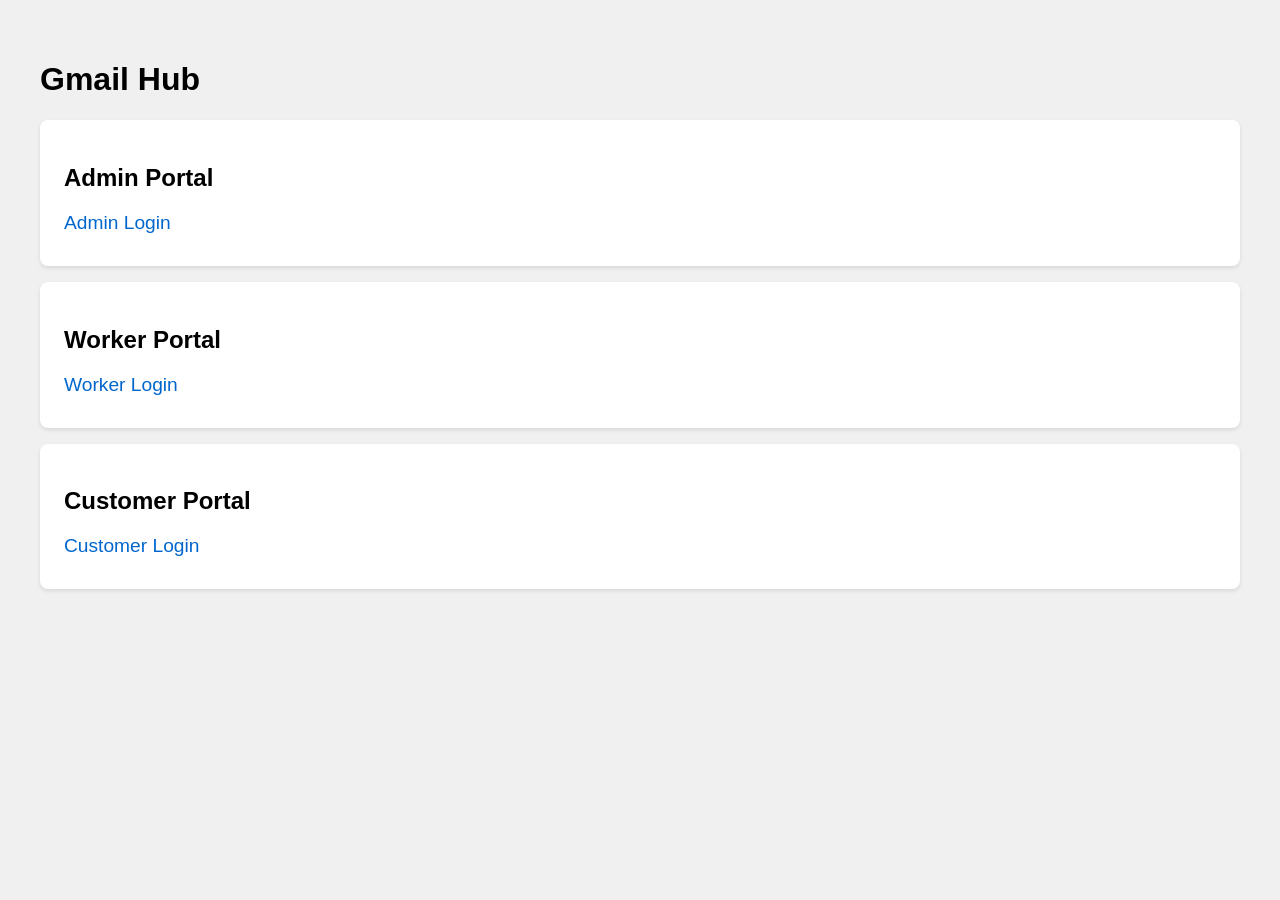
<file: index.html>
<!DOCTYPE html>
<html lang="en">
<head>
  <meta charset="UTF-8">
  <title>Gmail Hub</title>
  <style>
    body{font-family:Arial,sans-serif;background:#f0f0f0;padding:2rem;}
    .card{background:#fff;padding:1.5rem;margin:1rem 0;border-radius:8px;box-shadow:0 2px 4px rgba(0,0,0,.1);}
    a{display:block;font-size:1.2rem;margin:.5rem 0;color:#0066cc;text-decoration:none;}
    a:hover{text-decoration:underline;}
  </style>
</head>
<body>
  <h1>Gmail Hub</h1>
  <div class="card"><h2>Admin Portal</h2><a href="admin-login.html" target="_blank">Admin Login</a></div>
  <div class="card"><h2>Worker Portal</h2><a href="worker-login.html" target="_blank">Worker Login</a></div>
  <div class="card"><h2>Customer Portal</h2><a href="customer-login.html" target="_blank">Customer Login</a></div>
</body>
</html>
</file>
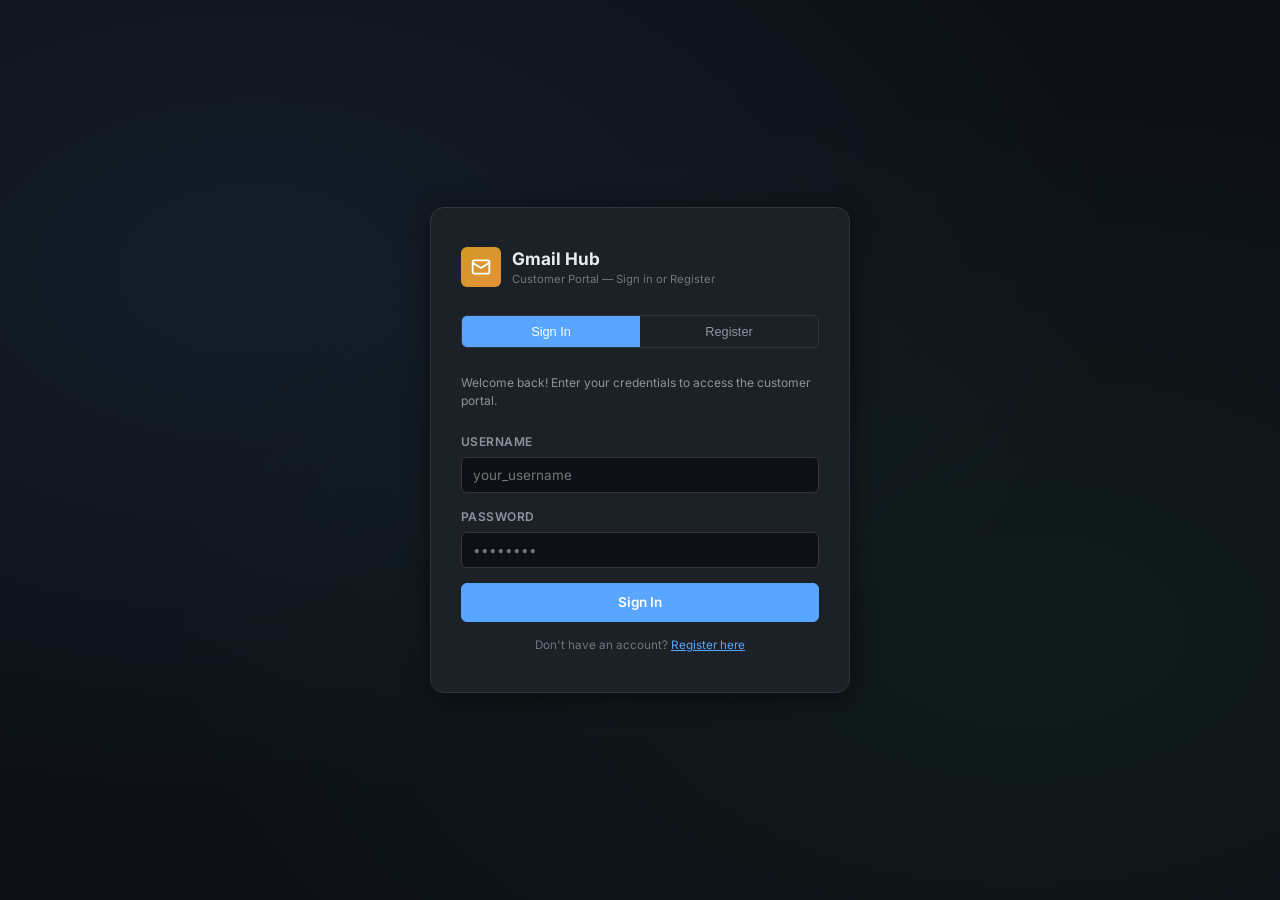
<file: public/index.html>
<!DOCTYPE html>
<html lang="en" data-theme="dark">
<head>
<meta charset="UTF-8">
<meta name="viewport" content="width=device-width, initial-scale=1.0">
<title>Gmail Hub - Redirecting...</title>
<script>
  const tok = localStorage.getItem('session_token');
  const role = localStorage.getItem('session_role');
  if (tok && role) {
    if (role === 'admin') window.location.href = './admin-portal.html';
    else if (role === 'worker') window.location.href = './worker-portal.html';
    else window.location.href = './customer-portal.html';
  } else {
    window.location.href = './customer-login.html';
  }
</script>
</head>
<body style="background:#0d1117;color:#fff;font-family:sans-serif;display:flex;align-items:center;justify-content:center;height:100vh;">
  <p>Redirecting to portal...</p>
</body>
</html>
</file>
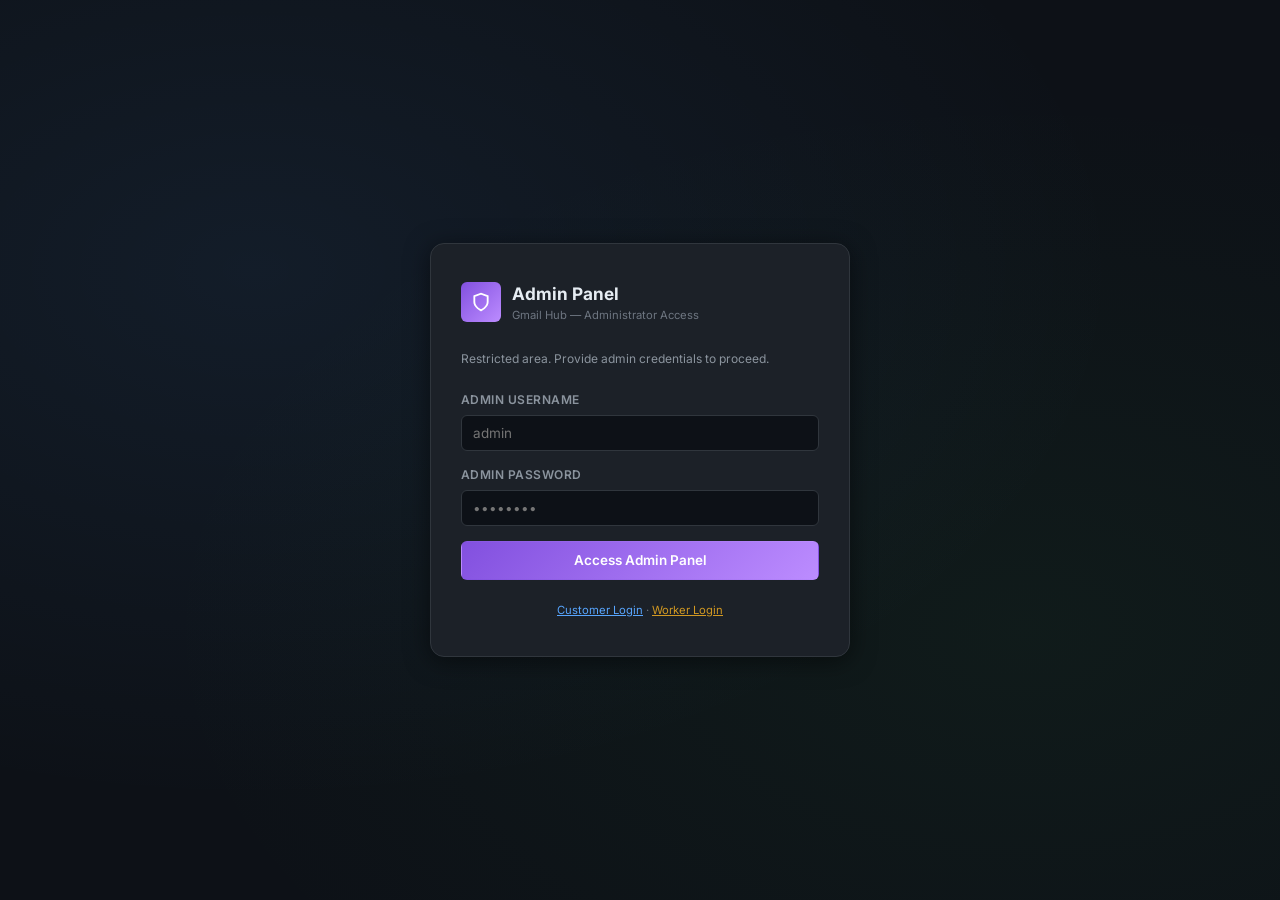
<file: public/admin-login.html>
<!DOCTYPE html>
<html lang="en" data-theme="dark">
<head>
<meta charset="UTF-8">
<meta name="viewport" content="width=device-width, initial-scale=1.0">
<title>Admin Login — Gmail Hub</title>
<link rel="preconnect" href="https://fonts.googleapis.com">
<link rel="preconnect" href="https://fonts.gstatic.com" crossorigin>
<link href="https://fonts.googleapis.com/css2?family=Inter:wght@400;500;600;700;800&family=JetBrains+Mono:wght@400;500;700&display=swap" rel="stylesheet">
<link rel="stylesheet" href="shared.css">
</head>
<body class="auth-page">
<div class="auth-card">
  <div class="auth-logo">
    <div class="auth-logo-icon" style="background:linear-gradient(135deg,#8250df,#bc8cff);">
      <svg width="20" height="20" viewBox="0 0 24 24" fill="none" stroke="currentColor" stroke-width="2.2">
        <path d="M12 22s8-4 8-10V5l-8-3-8 3v7c0 6 8 10 8 10z"/>
      </svg>
    </div>
    <div>
      <h1>Admin Panel</h1>
      <p>Gmail Hub — Administrator Access</p>
    </div>
  </div>
  <p class="auth-subtitle" style="margin-bottom:1.5rem;">Restricted area. Provide admin credentials to proceed.</p>
  <div class="form-group">
    <label class="form-label">Admin Username</label>
    <input class="form-input" type="text" id="login-user" placeholder="admin" autocomplete="username">
  </div>
  <div class="form-group">
    <label class="form-label">Admin Password</label>
    <input class="form-input" type="password" id="login-pass" placeholder="••••••••" autocomplete="current-password" onkeydown="if(event.key==='Enter') doLogin()">
  </div>
  <div class="form-error" id="login-err"></div>
  <button class="btn btn-primary" id="btn-login" onclick="doLogin()" style="background:linear-gradient(135deg,#8250df,#bc8cff);border-color:transparent;">Access Admin Panel</button>
  <p style="text-align:center;font-size:0.75rem;color:var(--text-muted);margin-top:1.5rem;">
    <a href="./customer-login.html" style="color:var(--accent-blue);">Customer Login</a> · 
    <a href="./worker-login.html" style="color:var(--accent-amber);">Worker Login</a>
  </p>
</div>
<script>
const SCRIPT_URL = 'https://script.google.com/macros/s/AKfycbzdPOjwlwcZLerYM1KStgofzqswB2l4Mqza37ayUU6OiPnRVfbuzNA-E5CKt2DUZaj7WQ/exec';
const tok = localStorage.getItem('session_token');
const role = localStorage.getItem('session_role');
if (tok && role === 'admin') { window.location.href = './admin-portal.html'; }
async function doLogin() {
  const btn = document.getElementById('btn-login');
  const errEl = document.getElementById('login-err');
  const user = document.getElementById('login-user').value.trim();
  const pass = document.getElementById('login-pass').value;
  errEl.style.display = 'none';
  if (!user || !pass) { showErr(errEl, 'Please enter username and password.'); return; }
  btn.disabled = true; btn.innerText = 'Authenticating…';
  try {
    const payload = JSON.stringify({ action: 'adminLogin', username: user, password: pass });
    const res = await fetch(SCRIPT_URL, {
      method: 'POST',
      mode: 'cors',
      headers: { 'Content-Type': 'text/plain;charset=utf-8' },
      body: payload
    });
    const data = await res.json();
    if (data.success) {
      localStorage.setItem('session_token', data.token);
      localStorage.setItem('session_role', 'admin');
      localStorage.setItem('session_username', data.username);
      window.location.href = './admin-portal.html';
    } else {
      showErr(errEl, data.error || 'Invalid credentials.');
    }
  } catch (e) {
    showErr(errEl, 'Server error. Is the server running?');
  } finally {
    btn.disabled = false; btn.innerText = 'Access Admin Panel';
  }
}
function showErr(el, msg) { el.innerText = msg; el.style.display = 'block'; }
</script>
</body>
</html>
</file>
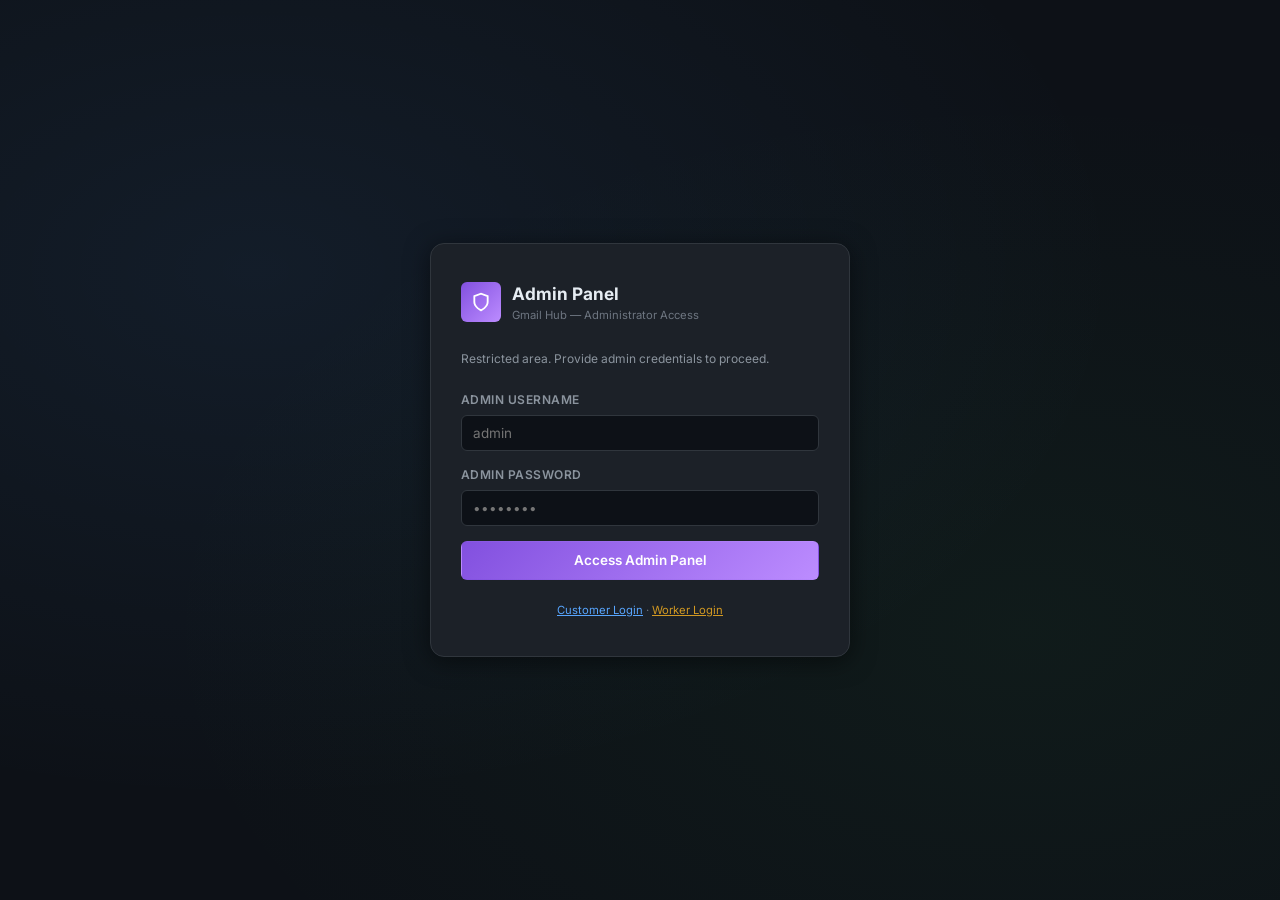
<file: public/admin-portal.html>
<!DOCTYPE html>
<html lang="en" data-theme="dark">
<head>
<meta charset="UTF-8">
<meta name="viewport" content="width=device-width, initial-scale=1.0">
<title>Admin Portal — Gmail Hub</title>
<link rel="preconnect" href="https://fonts.googleapis.com">
<link rel="preconnect" href="https://fonts.gstatic.com" crossorigin>
<link href="https://fonts.googleapis.com/css2?family=Inter:wght@400;500;600;700;800&family=JetBrains+Mono:wght@400;500;700&display=swap" rel="stylesheet">
<link rel="stylesheet" href="shared.css">
</head>
<body>

<!-- Header -->
<header class="portal-header">
  <div class="portal-header-inner">
    <div class="header-brand">
      <div class="header-brand-icon" style="background:linear-gradient(135deg,#8250df,#bc8cff);">
        <svg width="18" height="18" viewBox="0 0 24 24" fill="none" stroke="currentColor" stroke-width="2.2">
          <path d="M12 22s8-4 8-10V5l-8-3-8 3v7c0 6 8 10 8 10z"/>
        </svg>
      </div>
      <div>
        <h1>Gmail Hub</h1>
        <p>Master Administration Panel</p>
      </div>
    </div>
    <div class="header-right">
      <div class="live-chip"><div class="pulse-dot"></div><span id="live-clock">--:--:--</span></div>
      <span class="role-chip admin">Administrator</span>
      <span class="user-chip" id="user-chip" style="cursor:pointer;" onclick="openProfileModal()" title="Edit Admin Profile">👤 Admin</span>
      <button class="btn btn-sm" onclick="openSyncModal()">⟳ Sync Sheet</button>
      <button class="btn btn-sm" onclick="downloadCSV()">⬇ CSV</button>
      <button class="btn btn-sm" onclick="openAddModal()" style="border-color:var(--accent-purple);color:var(--accent-purple);">+ Add</button>
      <button class="btn btn-sm" onclick="doLogout()">Logout</button>
    </div>
  </div>
</header>

<main class="portal-main">
  <!-- Info banner -->
  <div style="background:rgba(188,140,255,.08);border:1px solid rgba(188,140,255,.2);border-radius:10px;padding:0.75rem 1rem;margin-bottom:1rem;font-size:0.83rem;color:var(--text-secondary);display:flex;align-items:center;gap:0.5rem;">
    <svg width="16" height="16" viewBox="0 0 24 24" fill="none" stroke="var(--accent-purple)" stroke-width="2"><circle cx="12" cy="12" r="10"/><path d="M12 16v-4"/><path d="M12 8h.01"/></svg>
    <span><strong style="color:var(--accent-purple);">Admin Mode</strong> — Full system access. You can manage visibility toggles, delete records, and update your admin profile.</span>
  </div>

  <!-- Stats Grid -->
  <div class="stats-grid">
    <div class="stat-card">
      <div class="stat-label">Total Accounts</div>
      <div class="stat-value" id="stat-total">0</div>
    </div>
    <div class="stat-card">
      <div class="stat-label" style="color:var(--accent-green)">Available</div>
      <div class="stat-value" id="stat-avail">0</div>
    </div>
    <div class="stat-card">
      <div class="stat-label" style="color:var(--accent-blue)">Verify</div>
      <div class="stat-value" id="stat-ver">0</div>
    </div>
    <div class="stat-card">
      <div class="stat-label" style="color:var(--accent-amber)">Pending</div>
      <div class="stat-value" id="stat-pend">0</div>
    </div>
    <div class="stat-card">
      <div class="stat-label" style="color:var(--accent-purple)">Sold</div>
      <div class="stat-value" id="stat-sold">0</div>
    </div>
  </div>

  <!-- Controls -->
  <div class="control-bar">
    <div class="search-wrap">
      <svg width="14" height="14" viewBox="0 0 24 24" fill="none" stroke="currentColor" stroke-width="2"><circle cx="11" cy="11" r="8"/><path d="m21 21-4.3-4.3"/></svg>
      <input type="text" id="search-input" placeholder="Search by Gmail, ID, notes…" oninput="handleSearch()">
    </div>
    <div class="filter-pills">
      <button class="pill active" data-filter="ALL"       onclick="setFilter('ALL')">All</button>
      <button class="pill"        data-filter="Available" onclick="setFilter('Available')">Available</button>
      <button class="pill"        data-filter="Verify"    onclick="setFilter('Verify')">Verify</button>
      <button class="pill"        data-filter="Pending"   onclick="setFilter('Pending')">Pending</button>
      <button class="pill"        data-filter="Sold"      onclick="setFilter('Sold')">Sold</button>
    </div>
  </div>

  <!-- Table -->
  <div class="table-wrap">
    <table class="data-table">
      <thead>
        <tr>
          <th style="width:40px">#</th>
          <th>Gmail Address</th>
          <th>Password</th>
          <th style="min-width:180px">Live 2FA Code</th>
          <th>Recovery / Status</th>
          <th>Customer Visibility</th>
          <th style="width:110px">Actions</th>
        </tr>
      </thead>
      <tbody id="tbl-body">
        <tr><td colspan="7" style="text-align:center;padding:3rem;color:var(--text-muted);">Loading accounts…</td></tr>
      </tbody>
    </table>
  </div>
</main>

<!-- Profile Modal -->
<div class="modal-overlay" id="modal-profile">
  <div class="modal">
    <div class="modal-head">
      <h3 class="modal-title">Admin Profile Settings</h3>
      <button class="modal-close" onclick="closeModal('modal-profile')">×</button>
    </div>
    <div class="modal-body">
      <p style="font-size:0.8rem;color:var(--text-secondary);margin-bottom:1rem;">Update your admin credentials. These changes will be saved to the local server immediately. To sync back to Google Sheets automatically, a webhook deployment is required.</p>
      <div class="form-group">
        <label class="form-label">Admin Username</label>
        <input class="form-input" type="text" id="prof-user">
      </div>
      <div class="form-group">
        <label class="form-label">Admin Password</label>
        <input class="form-input" type="password" id="prof-pass" placeholder="Enter new password">
      </div>
    </div>
    <div class="modal-foot">
      <button class="btn" onclick="closeModal('modal-profile')">Cancel</button>
      <button class="btn btn-primary" onclick="saveProfile()" style="width:auto;padding:0.6rem 1.5rem;background:var(--accent-purple);border-color:var(--accent-purple);">Save Credentials</button>
    </div>
  </div>
</div>

<!-- Edit / Add Modal -->
<div class="modal-overlay" id="modal-edit">
  <div class="modal">
    <div class="modal-head">
      <h3 class="modal-title" id="modal-title">Edit Account</h3>
      <button class="modal-close" onclick="closeModal('modal-edit')">×</button>
    </div>
    <div class="modal-body">
      <input type="hidden" id="edit-id">
      <div class="form-group">
        <label class="form-label">Serial #</label>
        <input class="form-input" type="number" id="edit-serial">
      </div>
      <div class="form-group">
        <label class="form-label">Gmail Address</label>
        <input class="form-input" type="email" id="edit-gmail">
      </div>
      <div class="form-group">
        <label class="form-label">Password</label>
        <input class="form-input" type="text" id="edit-password">
      </div>
      <div class="form-group">
        <label class="form-label">2FA Secret Key</label>
        <input class="form-input" type="text" id="edit-2fa">
      </div>
      <div class="form-group">
        <label class="form-label">Recovery Email</label>
        <input class="form-input" type="email" id="edit-recovery">
      </div>
      <div class="form-group">
        <label class="form-label">Status</label>
        <select class="form-select" id="edit-status">
          <option value="Available">Available</option>
          <option value="Verify">Verify</option>
          <option value="Sold">Sold</option>
          <option value="Pending">Pending</option>
        </select>
      </div>
      <div class="form-group">
        <label class="form-label">Notes</label>
        <input class="form-input" type="text" id="edit-notes">
      </div>
      
      <div style="border-top:1px solid var(--border);margin-top:1.5rem;padding-top:1rem;">
        <label class="form-label">Visibility Controls</label>
        <label style="display:flex;align-items:center;gap:0.5rem;margin-bottom:0.5rem;font-size:0.85rem;">
          <input type="checkbox" id="edit-hide-pass"> Hide Password from Customer
        </label>
        <label style="display:flex;align-items:center;gap:0.5rem;margin-bottom:0.5rem;font-size:0.85rem;">
          <input type="checkbox" id="edit-hide-2fa"> Hide 2FA from Customer
        </label>
        <label style="display:flex;align-items:center;gap:0.5rem;font-size:0.85rem;color:var(--accent-rose);">
          <input type="checkbox" id="edit-hide-all"> Hide entire row from Customer
        </label>
      </div>
    </div>
    <div class="modal-foot">
      <button class="btn btn-danger" id="btn-del" onclick="deleteEditing()" style="margin-right:auto;">Delete</button>
      <button class="btn" onclick="closeModal('modal-edit')">Cancel</button>
      <button class="btn btn-primary" onclick="saveEdit()" style="width:auto;padding:0.6rem 1.5rem;background:var(--accent-purple);border-color:var(--accent-purple);">Save Changes</button>
    </div>
  </div>
</div>

<!-- Sync Modal -->
<div class="modal-overlay" id="modal-sync">
  <div class="modal">
    <div class="modal-head">
      <h3 class="modal-title">Sync Google Sheet</h3>
      <button class="modal-close" onclick="closeModal('modal-sync')">×</button>
    </div>
    <div class="modal-body">
      <div class="form-group">
        <label class="form-label">Sheet URL</label>
        <input class="form-input" type="text" id="sync-url" value="https://docs.google.com/spreadsheets/d/13uKQBxLRbF5lc65GeXimDdVTjao-FsqDALVbhLXAHEA/edit?gid=0#gid=0">
      </div>
      <div class="form-group">
        <label class="form-label">Sync Mode</label>
        <select class="form-select" id="sync-mode">
          <option value="merge">Merge (update existing + add new)</option>
          <option value="replace">Replace all</option>
        </select>
      </div>
    </div>
    <div class="modal-foot">
      <button class="btn" onclick="closeModal('modal-sync')">Cancel</button>
      <button class="btn btn-primary" id="btn-sync" onclick="doSync()" style="width:auto;padding:0.6rem 1.5rem;background:var(--accent-purple);border-color:var(--accent-purple);">Sync Now</button>
    </div>
  </div>
</div>

<div class="toast-wrap" id="toasts"></div>

<script src="totp.js"></script>
<script>
// ── Auth guard ───────────────────────────────────────────────────────────────
// Define Apps Script endpoint
const SCRIPT_URL = 'https://script.google.com/macros/s/AKfycbzdPOjwlwcZLerYM1KStgofzqswB2l4Mqza37ayUU6OiPnRVfbuzNA-E5CKt2DUZaj7WQ/exec';
const API_BASE = SCRIPT_URL;
const sessionToken = localStorage.getItem('session_token');
const sessionRole  = localStorage.getItem('session_role');
let adminName      = localStorage.getItem('session_username') || 'admin';

if (!sessionToken || sessionRole !== 'admin') { window.location.href = './admin-login.html'; }

document.getElementById('user-chip').textContent = '👤 ' + adminName;
const savedTheme = localStorage.getItem('theme') || 'dark';
document.documentElement.setAttribute('data-theme', savedTheme);
// ── State ────────────────────────────────────────────────────────────────────
let accounts     = [];
let activeFilter = 'ALL';
let searchQ      = '';
let revealed     = new Set();
let tickerId     = null;
let editingId    = null;

// ── Init ─────────────────────────────────────────────────────────────────────
document.addEventListener('DOMContentLoaded', async () => {
    await load();
    // Ensure all buttons default to type="button" to avoid accidental form submissions
    document.querySelectorAll('button').forEach(b => b.type = 'button');
    startTicker();
});

async function load() {
  try {
    const res = await fetch(API_BASE, {
      method: 'POST',
      mode: 'cors',
      headers: { 'Content-Type': 'text/plain;charset=utf-8' },
      body: JSON.stringify({ action: 'getAccounts' })
    });
    const payload = await res.json();
    if (payload.success && Array.isArray(payload.accounts)) {
      accounts = payload.accounts;
    } else if (Array.isArray(payload)) {
      accounts = payload;
    } else {
      console.warn('Unexpected getAccounts response', payload);
      accounts = [];
    }
    applyFilters();
    updateStats();
  } catch (err) {
    console.error('Failed to load admin accounts:', err);
    toast('Failed to load accounts', 'error');
  }
}

function doLogout() {
  ['session_token','session_role','session_username'].forEach(k => localStorage.removeItem(k));
  window.location.href = '/admin-login';
}

function openProfileModal() {
  document.getElementById('prof-user').value = adminName;
  document.getElementById('prof-pass').value = '';
  openModal('modal-profile');
}

async function saveProfile() {
  const u = document.getElementById('prof-user').value.trim();
  const p = document.getElementById('prof-pass').value;
  if (!u || !p) { toast('Username and password required', 'error'); return; }
  
  try {
    const res = await fetch('/api/auth/admin-update', {
      method: 'POST', headers: {'Content-Type': 'application/json'},
      body: JSON.stringify({ username: u, password: p })
    });
    const data = await res.json();
    if (data.success) {
      adminName = u;
      localStorage.setItem('session_username', u);
      document.getElementById('user-chip').textContent = '👤 ' + u;
      toast('Profile updated locally', 'success');
      closeModal('modal-profile');
    } else {
      toast('Update failed', 'error');
    }
  } catch (e) {
    toast('Server error', 'error');
  }
}

// ── Filters & Stats ──────────────────────────────────────────────────────────
function setFilter(f) {
  activeFilter = f;
  document.querySelectorAll('.pill[data-filter]').forEach(p =>
    p.classList.toggle('active', p.dataset.filter === f));
  applyFilters();
}

function handleSearch() {
  searchQ = document.getElementById('search-input').value.trim().toLowerCase();
  applyFilters();
}

function updateStats() {
  const count = f => accounts.filter(a => (a.status || 'Available') === f).length;
  document.getElementById('stat-total').textContent = accounts.length;
  document.getElementById('stat-avail').textContent = count('Available');
  document.getElementById('stat-ver').textContent   = count('Verify');
  document.getElementById('stat-pend').textContent  = count('Pending');
  document.getElementById('stat-sold').textContent  = count('Sold');

  const allExSold = accounts.length - count('Sold');
  const pill = f => document.querySelector(`.pill[data-filter="${f}"]`);
  if (pill('ALL')) pill('ALL').textContent = `All (${allExSold})`;
  ['Available','Verify','Pending','Sold'].forEach(f => {
    if (pill(f)) pill(f).textContent = `${f} (${count(f)})`;
  });
}

function getFiltered() {
  return accounts.filter(a => {
    const st = a.status || 'Available';
    if (activeFilter === 'ALL') {
      if (st === 'Sold') return false; // Sold hidden from ALL filter
    } else {
      if (st !== activeFilter) return false;
    }
    if (searchQ) {
      const g = (a.gmail || '').toLowerCase();
      const n = (a.notes || '').toLowerCase();
      const r = (a.recoveryEmail || '').toLowerCase();
      if (!g.includes(searchQ) && !n.includes(searchQ) && !r.includes(searchQ) && !String(a.serial).includes(searchQ)) return false;
    }
    return true;
  });
}

function applyFilters() { renderTable(); }

// ── Render ───────────────────────────────────────────────────────────────────
function renderTable() {
  const tbody  = document.getElementById('tbl-body');
  const nowSec = Math.floor(Date.now() / 1000);
  const rows   = getFiltered();

  if (rows.length === 0) {
    tbody.innerHTML = `<tr><td colspan="7" style="text-align:center;padding:3rem;color:var(--text-muted);">No accounts found.</td></tr>`;
    return;
  }

  tbody.innerHTML = rows.map(a => {
    // Password
    const rev = revealed.has(a.id);
    const passDisplay = rev ? esc(a.password || '') : '••••••••••';
    const eyeSvg = rev
      ? `<path d="M9.88 9.88a3 3 0 1 0 4.24 4.24"/><path d="M10.73 5.08A10.43 10.43 0 0 1 12 5c7 0 10 7 10 7a13.16 13.16 0 0 1-1.67 2.68"/><path d="M6.61 6.61A13.526 13.526 0 0 0 2 12s3 7 10 7a9.74 9.74 0 0 0 5.39-1.61"/><line x1="2" y1="2" x2="22" y2="22"/>`
      : `<path d="M2 12s3-7 10-7 10 7 10 7-3 7-10 7-10-7-10-7Z"/><circle cx="12" cy="12" r="3"/>`;
    const passCell = `<div class="cell-row">
      <span class="mono ${rev ? '' : 'pass-mask'}" id="pv-${a.id}">${passDisplay}</span>
      <button class="copy-btn" onclick="toggleReveal('${a.id}')" title="${rev?'Hide':'Show'}"><svg width="13" height="13" viewBox="0 0 24 24" fill="none" stroke="currentColor" stroke-width="2">${eyeSvg}</svg></button>
      <button class="copy-btn" onclick="cp('${ej(a.password)}',this,'Password')"><svg width="13" height="13" viewBox="0 0 24 24" fill="none" stroke="currentColor" stroke-width="2"><rect width="14" height="14" x="8" y="8" rx="2"/><path d="M4 16c-1.1 0-2-.9-2-2V4c0-1.1.9-2 2-2h10c1.1 0 2 .9 2 2"/></svg></button>
    </div>`;

    // 2FA
    let twoCell;
    if (!a.twoFactorSecret || a.twoFactorSecret.trim() === '') {
      twoCell = `<span class="totp-na">—</span>`;
    } else {
      const r  = window.TOTPGenerator.generate(a.twoFactorSecret, nowSec);
      const rem = r.remaining;
      const pct = (rem / 30) * 100;
      const wc  = rem <= 5 ? 'danger' : rem <= 10 ? 'warning' : '';
      twoCell = `<div class="totp-box" id="totp-box-${a.id}">
        <div class="totp-row">
          <span class="totp-digits" id="totp-code-${a.id}">${r.formatted || '------'}</span>
          <span class="totp-pill ${wc}" id="totp-pill-${a.id}">${rem}s</span>
          <button class="copy-btn" onclick="copyTotp('${a.id}',this)"><svg width="13" height="13" viewBox="0 0 24 24" fill="none" stroke="currentColor" stroke-width="2"><rect width="14" height="14" x="8" y="8" rx="2"/><path d="M4 16c-1.1 0-2-.9-2-2V4c0-1.1.9-2 2-2h10c1.1 0 2 .9 2 2"/></svg></button>
        </div>
        <div class="totp-bar-bg"><div class="totp-bar ${wc}" id="totp-bar-${a.id}" style="width:${pct}%"></div></div>
      </div>`;
    }

    // Status + Recovery
    const st = a.status || 'Available';
    const recStatus = `<div style="display:flex;flex-direction:column;gap:6px;">
      ${a.recoveryEmail ? `<div class="cell-row"><span class="mono" style="color:var(--text-secondary);font-size:0.75rem">${esc(a.recoveryEmail)}</span></div>` : ''}
      <select class="status-select" style="width:100px" onchange="quickStatus('${a.id}',this.value)">
        <option value="Available" ${st==='Available'?'selected':''}>Available</option>
        <option value="Verify"    ${st==='Verify'   ?'selected':''}>Verify</option>
        <option value="Sold"      ${st==='Sold'     ?'selected':''}>Sold</option>
        <option value="Pending"   ${st==='Pending'  ?'selected':''}>Pending</option>
      </select>
    </div>`;

    // Visibility toggles
    const vis = `<div class="vis-group">
      <button class="vis-btn ${a.hidePasswordFromCustomer ? 'hidden':'shown'}" onclick="toggleVis('${a.id}','pass')">Pwd: ${a.hidePasswordFromCustomer ? 'HIDDEN':'SHOWN'}</button>
      <button class="vis-btn ${a.hide2FaFromCustomer ? 'hidden':'shown'}" onclick="toggleVis('${a.id}','2fa')">2FA: ${a.hide2FaFromCustomer ? 'HIDDEN':'SHOWN'}</button>
      <button class="vis-btn ${a.hideFromCustomer ? 'hidden':'shown'}" onclick="toggleVis('${a.id}','all')">Row: ${a.hideFromCustomer ? 'HIDDEN':'SHOWN'}</button>
    </div>`;

    const audit = a.lastModifiedBy ? `<div style="font-size:0.65rem;color:var(--text-muted);margin-top:4px">Edited by ${esc(a.lastModifiedBy)}</div>` : '';

    return `<tr>
      <td style="font-weight:600;color:var(--text-muted)">${a.serial||'—'}</td>
      <td>
        <div class="cell-row"><span class="mono" style="font-weight:500">${esc(a.gmail)}</span><button class="copy-btn" onclick="cp('${ej(a.gmail)}',this,'Gmail')"><svg width="13" height="13" viewBox="0 0 24 24" fill="none" stroke="currentColor" stroke-width="2"><rect width="14" height="14" x="8" y="8" rx="2"/><path d="M4 16c-1.1 0-2-.9-2-2V4c0-1.1.9-2 2-2h10c1.1 0 2 .9 2 2"/></svg></button></div>
        ${audit}
      </td>
      <td>${passCell}</td>
      <td>${twoCell}</td>
      <td>${recStatus}</td>
      <td>${vis}</td>
      <td>
        <button class="btn btn-sm" onclick="openEditModal('${a.id}')" style="border-color:var(--accent-purple);color:var(--accent-purple);width:100%;">Edit Full</button>
      </td>
    </tr>`;
  }).join('');
}

// ── TOTP Ticker ───────────────────────────────────────────────────────────────
function startTicker() {
  if (tickerId) clearInterval(tickerId);
  tickerId = setInterval(() => {
    const nowSec = Math.floor(Date.now() / 1000);
    const rem    = 30 - (nowSec % 30);
    const pct    = (rem / 30) * 100;
    const wc     = rem <= 5 ? 'danger' : rem <= 10 ? 'warning' : '';
    document.getElementById('live-clock').textContent = new Date().toTimeString().split(' ')[0];
    for (const a of accounts) {
      if (!a.twoFactorSecret || a.twoFactorSecret.trim() === '') continue;
      const r  = window.TOTPGenerator.generate(a.twoFactorSecret, nowSec);
      const ce = document.getElementById(`totp-code-${a.id}`);
      const pe = document.getElementById(`totp-pill-${a.id}`);
      const be = document.getElementById(`totp-bar-${a.id}`);
      if (ce && ce.textContent !== r.formatted) ce.textContent = r.formatted;
      if (pe) { pe.textContent = `${rem}s`; pe.className = `totp-pill ${wc}`; }
      if (be) { be.style.width = `${pct}%`; be.className = `totp-bar ${wc}`; }
    }
  }, 1000);
}

// ── Actions ───────────────────────────────────────────────────────────────────
function toggleReveal(id) {
  if (revealed.has(id)) revealed.delete(id); else revealed.add(id);
  renderTable();
}

function copyTotp(id, btn) {
  const a = accounts.find(x => x.id === id);
  if (!a || !a.twoFactorSecret) return;
  const r = window.TOTPGenerator.generate(a.twoFactorSecret);
  if (r && r.code) cp(r.code, btn, '2FA');
}

async function quickStatus(id, status) {
  const a = accounts.find(x => x.id === id);
  if (!a) return;
  a.status = status;
  updateStats();
  toast(`Status → ${status}`, 'success');
  try {
    await fetch('/api/accounts/quick-status', {
      method: 'POST', headers: {'Content-Type':'application/json'},
      body: JSON.stringify({ id, status })
    });
  } catch {}
}

async function toggleVis(id, type) {
  const a = accounts.find(x => x.id === id);
  if (!a) return;
  if (type === 'pass') a.hidePasswordFromCustomer = !a.hidePasswordFromCustomer;
  if (type === '2fa')  a.hide2FaFromCustomer = !a.hide2FaFromCustomer;
  if (type === 'all')  a.hideFromCustomer = !a.hideFromCustomer;
  renderTable();
  try {
    await fetch('/api/accounts/toggle-visibility', {
      method: 'POST', headers: {'Content-Type':'application/json'},
      body: JSON.stringify({
        id,
        hidePasswordFromCustomer: a.hidePasswordFromCustomer,
        hide2FaFromCustomer: a.hide2FaFromCustomer,
        hideFromCustomer: a.hideFromCustomer
      })
    });
    toast('Visibility updated', 'success');
  } catch { toast('Save error', 'error'); }
}

function openAddModal() {
  editingId = null;
  document.getElementById('modal-title').textContent = 'Add New Account';
  ['edit-id','edit-serial','edit-gmail','edit-password','edit-2fa','edit-recovery','edit-notes'].forEach(i => {
    const el = document.getElementById(i);
    if (el) el.value = i === 'edit-serial' ? String(accounts.length + 1) : '';
  });
  document.getElementById('edit-status').value = 'Available';
  document.getElementById('edit-hide-pass').checked = true;
  document.getElementById('edit-hide-2fa').checked = false;
  document.getElementById('edit-hide-all').checked = false;
  document.getElementById('btn-del').style.display = 'none';
  openModal('modal-edit');
}

function openEditModal(id) {
  const a = accounts.find(x => x.id === id);
  if (!a) return;
  editingId = id;
  document.getElementById('modal-title').textContent = `Edit — ${a.gmail || a.id}`;
  document.getElementById('edit-id').value        = a.id;
  document.getElementById('edit-serial').value    = a.serial || '';
  document.getElementById('edit-gmail').value     = a.gmail || '';
  document.getElementById('edit-password').value  = a.password || '';
  document.getElementById('edit-2fa').value       = a.twoFactorSecret || '';
  document.getElementById('edit-recovery').value  = a.recoveryEmail || '';
  document.getElementById('edit-status').value    = a.status || 'Available';
  document.getElementById('edit-notes').value     = a.notes || '';
  document.getElementById('edit-hide-pass').checked = !!a.hidePasswordFromCustomer;
  document.getElementById('edit-hide-2fa').checked  = !!a.hide2FaFromCustomer;
  document.getElementById('edit-hide-all').checked  = !!a.hideFromCustomer;
  document.getElementById('btn-del').style.display  = 'block';
  openModal('modal-edit');
}

async function saveEdit() {
  const id      = document.getElementById('edit-id').value;
  const gmail   = document.getElementById('edit-gmail').value.trim();
  const newPass = document.getElementById('edit-password').value.trim();
  if (!gmail) { toast('Gmail is required', 'error'); return; }

  const payload = {
    id:              id || `acc-${Date.now()}`,
    serial:          parseInt(document.getElementById('edit-serial').value) || accounts.length + 1,
    gmail,
    password:        newPass,
    twoFactorSecret: document.getElementById('edit-2fa').value.trim(),
    recoveryEmail:   document.getElementById('edit-recovery').value.trim(),
    status:          document.getElementById('edit-status').value,
    notes:           document.getElementById('edit-notes').value.trim(),
    hidePasswordFromCustomer: document.getElementById('edit-hide-pass').checked,
    hide2FaFromCustomer:      document.getElementById('edit-hide-2fa').checked,
    hideFromCustomer:         document.getElementById('edit-hide-all').checked,
    changedBy:       adminName
  };

  if (id) {
    const idx = accounts.findIndex(a => a.id === id);
    if (idx !== -1) accounts[idx] = { ...accounts[idx], ...payload };
  } else {
    accounts.push(payload);
  }

  closeModal('modal-edit');
  applyFilters();
  updateStats();
  toast(id ? 'Account updated' : 'Account created', 'success');

  try {
    const ep = id ? '/api/accounts/update' : '/api/accounts/create';
    await fetch(ep, { method: 'POST', headers: {'Content-Type':'application/json'}, body: JSON.stringify(payload) });
  } catch { toast('Backend save error', 'warning'); }
}

async function deleteEditing() {
  if (!editingId || !confirm('Are you sure you want to delete this account permanently?')) return;
  const id = editingId;
  accounts = accounts.filter(a => a.id !== id);
  closeModal('modal-edit');
  applyFilters();
  updateStats();
  toast('Account deleted', 'info');
  try {
    await fetch('/api/accounts/delete', { method: 'POST', headers: {'Content-Type':'application/json'}, body: JSON.stringify({ id }) });
  } catch {}
}

async function doSync() {
  const btn = document.getElementById('btn-sync');
  btn.disabled = true; btn.textContent = 'Syncing…';
  try {
    const res  = await fetch('/api/sync-sheet', {
      method: 'POST', headers: {'Content-Type':'application/json'},
      body: JSON.stringify({ sheetUrl: document.getElementById('sync-url').value, mode: document.getElementById('sync-mode').value })
    });
    const data = await res.json();
    if (!data.success) throw new Error(data.error || 'Sync failed');
    closeModal('modal-sync');
    await load();
    toast(`Synced ${data.importedCount} accounts`, 'success');
  } catch (e) { toast(`Sync error: ${e.message}`, 'error'); }
  finally { btn.disabled = false; btn.textContent = 'Sync Now'; }
}

function openSyncModal() { openModal('modal-sync'); }
function downloadCSV()   { window.location.href = '/api/export-csv'; toast('Exporting CSV…','info'); }
function openModal(id)   { document.getElementById(id)?.classList.add('open'); }
function closeModal(id)  { document.getElementById(id)?.classList.remove('open'); }

async function cp(text, btn, label) {
  if (!text) { toast(`Empty ${label}`, 'error'); return; }
  try { await navigator.clipboard.writeText(text); } catch {
    const t = document.createElement('textarea'); t.value = text;
    document.body.appendChild(t); t.select(); document.execCommand('copy'); t.remove();
  }
  toast(`Copied ${label}!`, 'success');
  if (btn) {
    btn.classList.add('copied');
    const orig = btn.innerHTML;
    btn.innerHTML = `<svg width="13" height="13" viewBox="0 0 24 24" fill="none" stroke="currentColor" stroke-width="2.5"><polyline points="20 6 9 17 4 12"/></svg>`;
    setTimeout(() => { btn.classList.remove('copied'); btn.innerHTML = orig; }, 1500);
  }
}

function esc(s) { if (!s) return ''; return String(s).replace(/&/g,'&amp;').replace(/</g,'&lt;').replace(/>/g,'&gt;').replace(/"/g,'&quot;').replace(/'/g,'&#039;'); }
function ej(s)  { if (!s) return ''; return String(s).replace(/\\/g,'\\\\').replace(/'/g,"\\'"); }

function toast(msg, type='info') {
  const c = document.getElementById('toasts');
  const t = document.createElement('div');
  t.className = `toast ${type}`;
  t.innerHTML = `<span>${esc(msg)}</span>`;
  c.appendChild(t);
  setTimeout(() => { t.style.opacity='0'; t.style.transition='opacity 0.3s'; setTimeout(() => t.remove(), 300); }, 3000);
}
</script>
</body>
</html>
</file>
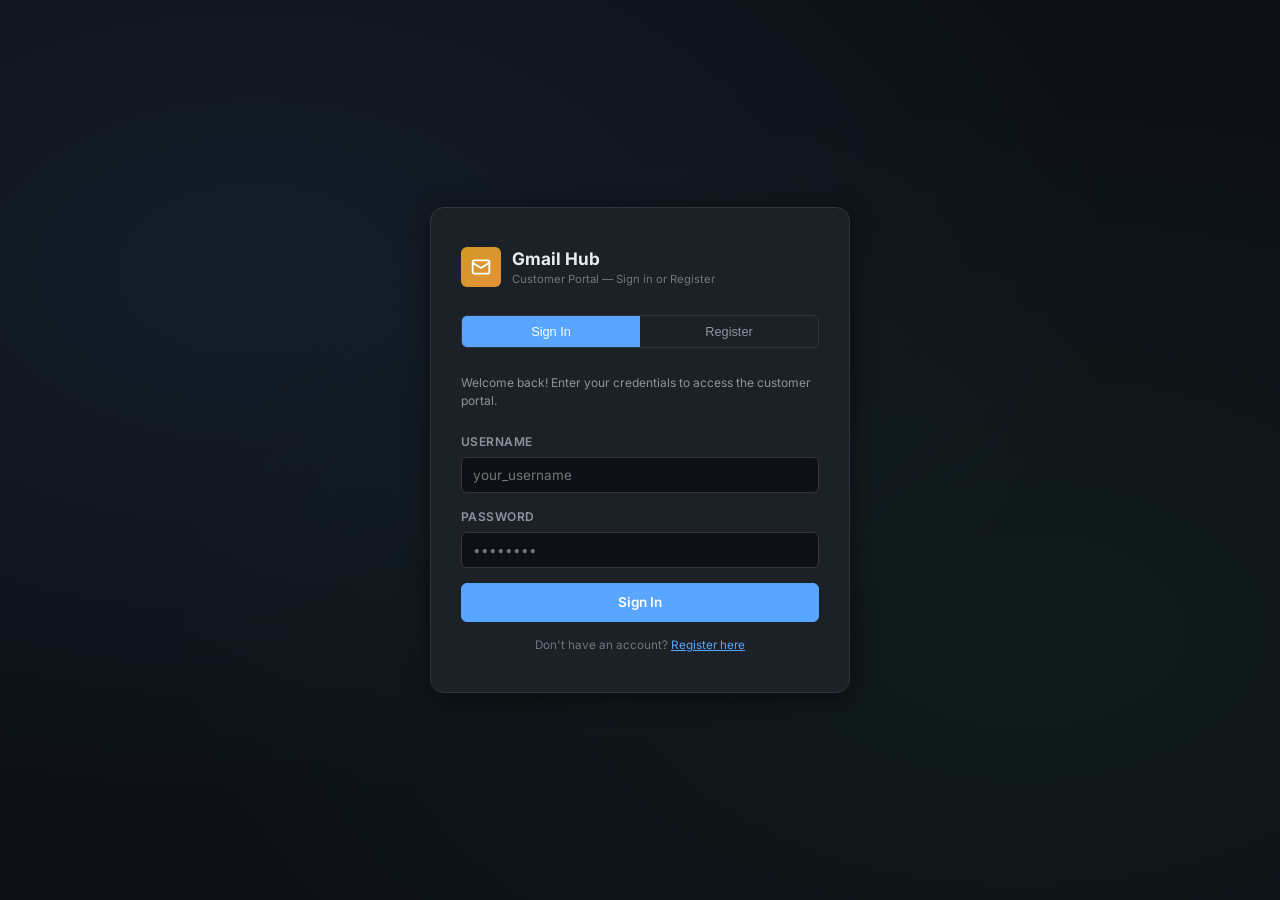
<file: public/customer-login.html>
<!DOCTYPE html>
<html lang="en" data-theme="dark">
<head>
<meta charset="UTF-8">
<meta name="viewport" content="width=device-width, initial-scale=1.0">
<title>Customer Login — Gmail Hub</title>
<link rel="preconnect" href="https://fonts.googleapis.com">
<link rel="preconnect" href="https://fonts.gstatic.com" crossorigin>
<link href="https://fonts.googleapis.com/css2?family=Inter:wght@400;500;600;700;800&family=JetBrains+Mono:wght@400;500;700&display=swap" rel="stylesheet">
<link rel="stylesheet" href="shared.css">
</head>
<body class="auth-page">

<div class="auth-card">
  <div class="auth-logo">
    <div class="auth-logo-icon" style="background:linear-gradient(135deg,#d29922,#e3913a);">
      <svg width="20" height="20" viewBox="0 0 24 24" fill="none" stroke="currentColor" stroke-width="2.2">
        <rect width="20" height="16" x="2" y="4" rx="2"/> <path d="m22 7-8.97 5.7a1.94 1.94 0 0 1-2.06 0L2 7"/>
      </svg>
    </div>
    <div>
      <h1>Gmail Hub</h1>
      <p>Customer Portal — Sign in or Register</p>
    </div>
  </div>

  <div class="auth-tabs" id="tab-bar">
    <button class="auth-tab active" onclick="switchTab('login')">Sign In</button>
    <button class="auth-tab" onclick="switchTab('register')">Register</button>
  </div>

  <!-- Login Pane -->
  <div class="auth-tab-pane active" id="pane-login">
    <p class="auth-subtitle">Welcome back! Enter your credentials to access the customer portal.</p>
    <div class="form-group">
      <label class="form-label">Username</label>
      <input class="form-input" type="text" id="login-user" placeholder="your_username" autocomplete="username">
    </div>
    <div class="form-group">
      <label class="form-label">Password</label>
      <input class="form-input" type="password" id="login-pass" placeholder="••••••••" autocomplete="current-password" onkeydown="if(event.key==='Enter') doLogin()">
    </div>
    <div class="form-error" id="login-err"></div>
    <button class="btn btn-primary" id="btn-login" onclick="doLogin()">Sign In</button>
    <p style="text-align:center;font-size:0.78rem;color:var(--text-muted);margin-top:1rem;">
      Don't have an account? <a href="#" onclick="switchTab('register');return false;" style="color:var(--accent-blue);">Register here</a>
    </p>
  </div>

  <!-- Register Pane -->
  <div class="auth-tab-pane" id="pane-register">
    <p class="auth-subtitle">Create a new account to access the Gmail customer portal.</p>
    <div class="form-group">
      <label class="form-label">Choose Username</label>
      <input class="form-input" type="text" id="reg-user" placeholder="your_username" autocomplete="username">
    </div>
    <div class="form-group">
      <label class="form-label">Password</label>
      <input class="form-input" type="password" id="reg-pass" placeholder="••••••••" autocomplete="new-password">
    </div>
    <div class="form-group">
      <label class="form-label">Confirm Password</label>
      <input class="form-input" type="password" id="reg-pass2" placeholder="••••••••" autocomplete="new-password" onkeydown="if(event.key==='Enter') doRegister()">
    </div>
    <div class="form-error" id="reg-err"></div>
    <button class="btn btn-primary" id="btn-reg" onclick="doRegister()">Create Account</button>
    <p style="text-align:center;font-size:0.78rem;color:var(--text-muted);margin-top:1rem;">
      Already registered? <a href="#" onclick="switchTab('login');return false;" style="color:var(--accent-blue);">Sign in</a>
    </p>
  </div>
</div>

<script>
const SCRIPT_URL = 'https://script.google.com/macros/s/AKfycbzdPOjwlwcZLerYM1KStgofzqswB2l4Mqza37ayUU6OiPnRVfbuzNA-E5CKt2DUZaj7WQ/exec';
// Auto‑redirect if already authenticated as customer
const token = localStorage.getItem('session_token');
const role = localStorage.getItem('session_role');
if (token && role === 'customer') {
  window.location.href = './customer-portal.html';
}

function switchTab(name) {
  document.querySelectorAll('.auth-tab').forEach((t,i) => {
    t.classList.toggle('active', (i===0 && name==='login') || (i===1 && name==='register'));
  });
  document.getElementById('pane-login').classList.toggle('active', name==='login');
  document.getElementById('pane-register').classList.toggle('active', name==='register');
}

function showErr(el, msg) {
  el.innerText = msg;
  el.style.display = 'block';
}

async function doLogin() {
  const btn = document.getElementById('btn-login');
  const errEl = document.getElementById('login-err');
  const user = document.getElementById('login-user').value.trim();
  const pass = document.getElementById('login-pass').value;
  errEl.style.display = 'none';
  if (!user || !pass) { showErr(errEl, 'Please enter username and password.'); return; }
  btn.disabled = true; btn.innerText = 'Signing in…';
  try {
    const payload = JSON.stringify({ action: 'customerLogin', username: user, password: pass });
    const res = await fetch(SCRIPT_URL, {
      method: 'POST',
      mode: 'cors',
      headers: { 'Content-Type': 'text/plain;charset=utf-8' },
      body: payload
    });
    const data = await res.json();
    if (data.success) {
      localStorage.setItem('session_token', data.token);
      localStorage.setItem('session_role', 'customer');
      localStorage.setItem('session_username', data.username);
      window.location.href = './customer-portal.html';
    } else {
      showErr(errEl, data.error || 'Invalid username or password.');
    }
  } catch (e) {
    showErr(errEl, 'Server error. Is the server running?');
  } finally {
    btn.disabled = false; btn.innerText = 'Sign In';
  }
}

async function doRegister() {
  const btn = document.getElementById('btn-reg');
  const errEl = document.getElementById('reg-err');
  const user = document.getElementById('reg-user').value.trim();
  const pass = document.getElementById('reg-pass').value;
  const pass2 = document.getElementById('reg-pass2').value;
  errEl.style.display = 'none';
  if (!user) { showErr(errEl, 'Username is required.'); return; }
  if (user.length < 3) { showErr(errEl, 'Username must be at least 3 characters.'); return; }
  if (!pass || pass.length < 4) { showErr(errEl, 'Password must be at least 4 characters.'); return; }
  if (pass !== pass2) { showErr(errEl, 'Passwords do not match.'); return; }
  btn.disabled = true; btn.innerText = 'Creating account…';
  try {
    const payload = JSON.stringify({ action: 'customerRegister', username: user, password: pass });
    const res = await fetch(SCRIPT_URL, {
      method: 'POST',
      mode: 'cors',
      headers: { 'Content-Type': 'text/plain;charset=utf-8' },
      body: payload
    });
    const data = await res.json();
    if (data.success) {
      // Auto‑login after successful registration
      const loginRes = await fetch(SCRIPT_URL, {
        method: 'POST',
        mode: 'cors',
        headers: { 'Content-Type': 'text/plain;charset=utf-8' },
        body: JSON.stringify({ action: 'customerLogin', username: user, password: pass })
      });
      const loginData = await loginRes.json();
      if (loginData.success) {
        localStorage.setItem('session_token', loginData.token);
        localStorage.setItem('session_role', 'customer');
        localStorage.setItem('session_username', loginData.username);
        window.location.href = './customer-portal.html';
      } else {
        showErr(errEl, loginData.error || 'Login after registration failed.');
      }
    } else {
      showErr(errEl, data.error || 'Registration failed.');
    }
  } catch (e) {
    showErr(errEl, 'Server error. Is the server running?');
  } finally {
    btn.disabled = false; btn.innerText = 'Create Account';
  }
}
</script>
</body>
</html>
</file>
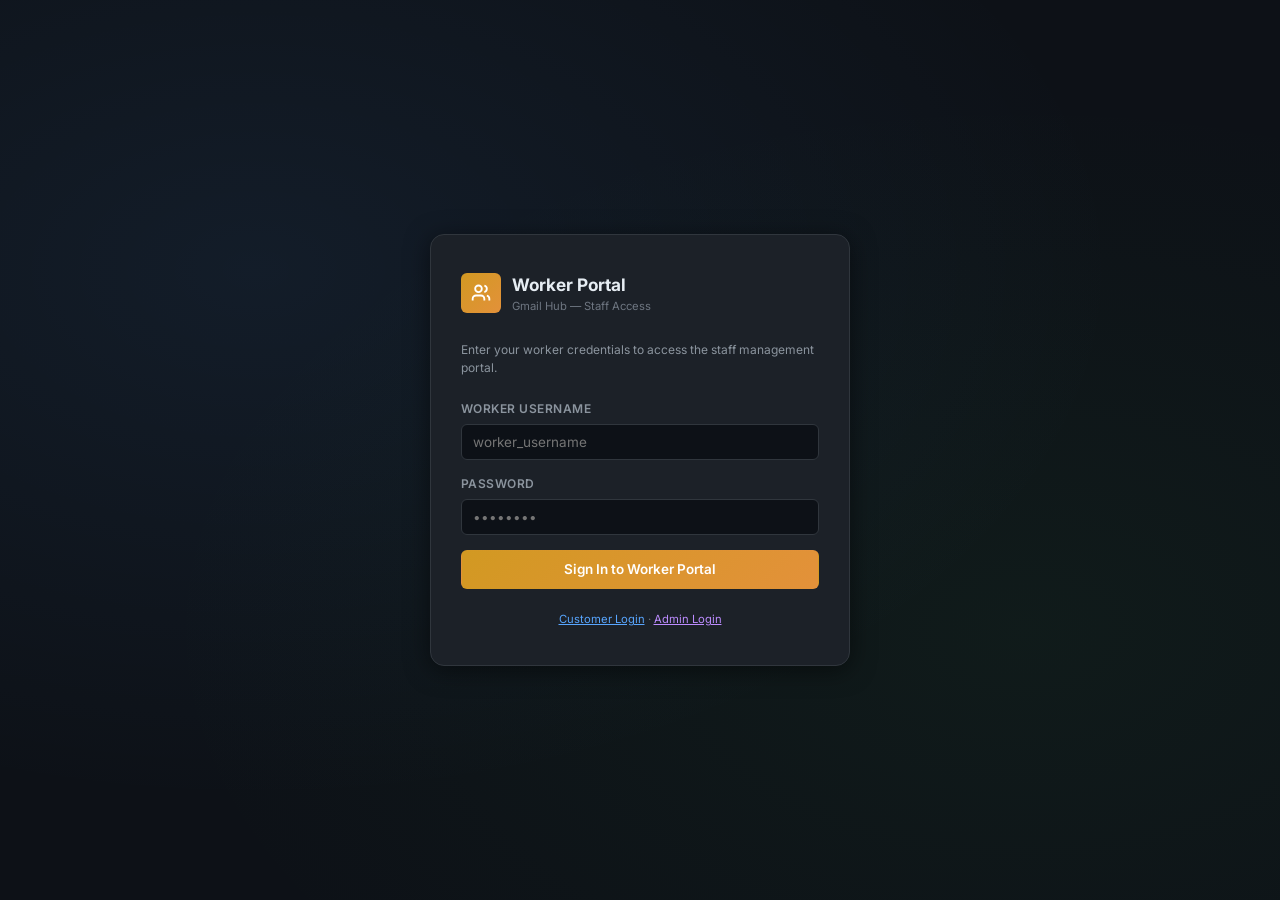
<file: public/worker-login.html>
<!DOCTYPE html>
<html lang="en" data-theme="dark">
<head>
<meta charset="UTF-8">
<meta name="viewport" content="width=device-width, initial-scale=1.0">
<title>Worker Login — Gmail Hub</title>
<link rel="preconnect" href="https://fonts.googleapis.com">
<link rel="preconnect" href="https://fonts.gstatic.com" crossorigin>
<link href="https://fonts.googleapis.com/css2?family=Inter:wght@400;500;600;700;800&family=JetBrains+Mono:wght@400;500;700&display=swap" rel="stylesheet">
<link rel="stylesheet" href="shared.css">
</head>
<body class="auth-page">
<div class="auth-card">
  <div class="auth-logo">
    <div class="auth-logo-icon" style="background:linear-gradient(135deg,#d29922,#e3913a);">
      <svg width="20" height="20" viewBox="0 0 24 24" fill="none" stroke="currentColor" stroke-width="2.2">
        <path d="M16 21v-2a4 4 0 0 0-4-4H6a4 4 0 0 0-4 4v2"/>
        <circle cx="9" cy="7" r="4"/>
        <path d="M22 21v-2a4 4 0 0 0-3-3.87"/>
        <path d="M16 3.13a4 4 0 0 1 0 7.75"/>
      </svg>
    </div>
    <div>
      <h1>Worker Portal</h1>
      <p>Gmail Hub — Staff Access</p>
    </div>
  </div>
  <p class="auth-subtitle" style="margin-bottom:1.5rem;">Enter your worker credentials to access the staff management portal.</p>
  <div class="form-group">
    <label class="form-label">Worker Username</label>
    <input class="form-input" type="text" id="login-user" placeholder="worker_username" autocomplete="username">
  </div>
  <div class="form-group">
    <label class="form-label">Password</label>
    <input class="form-input" type="password" id="login-pass" placeholder="••••••••" autocomplete="current-password" onkeydown="if(event.key==='Enter') doLogin()">
  </div>
  <div class="form-error" id="login-err"></div>
  <button class="btn btn-primary" id="btn-login" onclick="doLogin()" style="background:linear-gradient(135deg,#d29922,#e3913a);border-color:transparent;">Sign In to Worker Portal</button>
  <p style="text-align:center;font-size:0.75rem;color:var(--text-muted);margin-top:1.5rem;">
    <a href="./customer-login.html" style="color:var(--accent-blue);">Customer Login</a> · 
    <a href="./admin-login.html" style="color:var(--accent-purple);">Admin Login</a>
  </p>
</div>
<script>
const SCRIPT_URL = 'https://script.google.com/macros/s/AKfycbzdPOjwlwcZLerYM1KStgofzqswB2l4Mqza37ayUU6OiPnRVfbuzNA-E5CKt2DUZaj7WQ/exec';
const tok = localStorage.getItem('session_token');
const role = localStorage.getItem('session_role');
if (tok && role === 'worker') { window.location.href = './worker-portal.html'; }
async function doLogin() {
  const btn = document.getElementById('btn-login');
  const errEl = document.getElementById('login-err');
  const user = document.getElementById('login-user').value.trim();
  const pass = document.getElementById('login-pass').value;
  errEl.style.display = 'none';
  if (!user || !pass) { showErr(errEl, 'Please enter username and password.'); return; }
  btn.disabled = true; btn.innerText = 'Signing in…';
  try {
    const payload = JSON.stringify({ action: 'workerLogin', username: user, password: pass });
    const res = await fetch(SCRIPT_URL, {
      method: 'POST',
      mode: 'cors',
      headers: { 'Content-Type': 'text/plain;charset=utf-8' },
      body: payload
    });
    const data = await res.json();
    if (data.success) {
      localStorage.setItem('session_token', data.token);
      localStorage.setItem('session_role', 'worker');
      localStorage.setItem('session_canEdit', data.canEdit ? 'true' : 'false');
      localStorage.setItem('session_username', data.username);
      window.location.href = './worker-portal.html';
    } else {
      showErr(errEl, data.error || 'Invalid credentials.');
    }
  } catch (e) {
    showErr(errEl, 'Server error. Is the server running?');
  } finally {
    btn.disabled = false; btn.innerText = 'Sign In to Worker Portal';
  }
}
function showErr(el, msg) { el.innerText = msg; el.style.display = 'block'; }
</script>
</body>
</html>
</file>
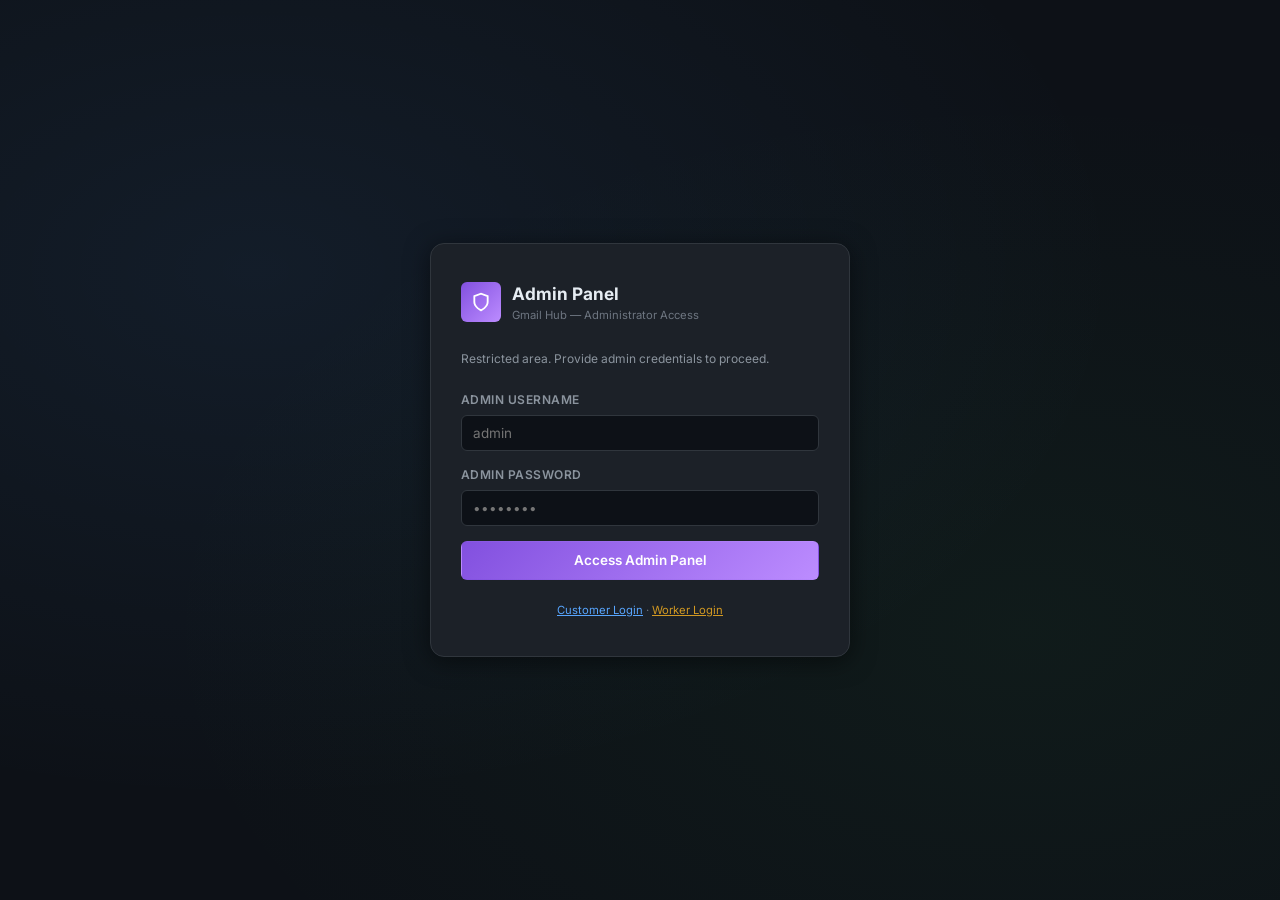
<file: public/public/admin-portal.html>
<!DOCTYPE html>
<html lang="en" data-theme="dark">
<head>
<meta charset="UTF-8">
<meta name="viewport" content="width=device-width, initial-scale=1.0">
<title>Admin Portal — Gmail Hub</title>
<link rel="preconnect" href="https://fonts.googleapis.com">
<link rel="preconnect" href="https://fonts.gstatic.com" crossorigin>
<link href="https://fonts.googleapis.com/css2?family=Inter:wght@400;500;600;700;800&family=JetBrains+Mono:wght@400;500;700&display=swap" rel="stylesheet">
<link rel="stylesheet" href="shared.css">
</head>
<body>

<!-- Header -->
<header class="portal-header">
  <div class="portal-header-inner">
    <div class="header-brand">
      <div class="header-brand-icon" style="background:linear-gradient(135deg,#8250df,#bc8cff);">
        <svg width="18" height="18" viewBox="0 0 24 24" fill="none" stroke="currentColor" stroke-width="2.2">
          <path d="M12 22s8-4 8-10V5l-8-3-8 3v7c0 6 8 10 8 10z"/>
        </svg>
      </div>
      <div>
        <h1>Gmail Hub</h1>
        <p>Master Administration Panel</p>
      </div>
    </div>
    <div class="header-right">
      <div class="live-chip"><div class="pulse-dot"></div><span id="live-clock">--:--:--</span></div>
      <span class="role-chip admin">Administrator</span>
      <span class="user-chip" id="user-chip" style="cursor:pointer;" onclick="openProfileModal()" title="Edit Admin Profile">👤 Admin</span>
      <button class="btn btn-sm" onclick="openSyncModal()">⟳ Sync Sheet</button>
      <button class="btn btn-sm" onclick="downloadCSV()">⬇ CSV</button>
      <button class="btn btn-sm" onclick="openAddModal()" style="border-color:var(--accent-purple);color:var(--accent-purple);">+ Add</button>
      <button class="btn btn-sm" onclick="doLogout()">Logout</button>
    </div>
  </div>
</header>

<main class="portal-main">
  <!-- Info banner -->
  <div style="background:rgba(188,140,255,.08);border:1px solid rgba(188,140,255,.2);border-radius:10px;padding:0.75rem 1rem;margin-bottom:1rem;font-size:0.83rem;color:var(--text-secondary);display:flex;align-items:center;gap:0.5rem;">
    <svg width="16" height="16" viewBox="0 0 24 24" fill="none" stroke="var(--accent-purple)" stroke-width="2"><circle cx="12" cy="12" r="10"/><path d="M12 16v-4"/><path d="M12 8h.01"/></svg>
    <span><strong style="color:var(--accent-purple);">Admin Mode</strong> — Full system access. You can manage visibility toggles, delete records, and update your admin profile.</span>
  </div>

  <!-- Stats Grid -->
  <div class="stats-grid">
    <div class="stat-card">
      <div class="stat-label">Total Accounts</div>
      <div class="stat-value" id="stat-total">0</div>
    </div>
    <div class="stat-card">
      <div class="stat-label" style="color:var(--accent-green)">Available</div>
      <div class="stat-value" id="stat-avail">0</div>
    </div>
    <div class="stat-card">
      <div class="stat-label" style="color:var(--accent-blue)">Verify</div>
      <div class="stat-value" id="stat-ver">0</div>
    </div>
    <div class="stat-card">
      <div class="stat-label" style="color:var(--accent-amber)">Pending</div>
      <div class="stat-value" id="stat-pend">0</div>
    </div>
    <div class="stat-card">
      <div class="stat-label" style="color:var(--accent-purple)">Sold</div>
      <div class="stat-value" id="stat-sold">0</div>
    </div>
  </div>

  <!-- Controls -->
  <div class="control-bar">
    <div class="search-wrap">
      <svg width="14" height="14" viewBox="0 0 24 24" fill="none" stroke="currentColor" stroke-width="2"><circle cx="11" cy="11" r="8"/><path d="m21 21-4.3-4.3"/></svg>
      <input type="text" id="search-input" placeholder="Search by Gmail, ID, notes…" oninput="handleSearch()">
    </div>
    <div class="filter-pills">
      <button class="pill active" data-filter="ALL"       onclick="setFilter('ALL')">All</button>
      <button class="pill"        data-filter="Available" onclick="setFilter('Available')">Available</button>
      <button class="pill"        data-filter="Verify"    onclick="setFilter('Verify')">Verify</button>
      <button class="pill"        data-filter="Pending"   onclick="setFilter('Pending')">Pending</button>
      <button class="pill"        data-filter="Sold"      onclick="setFilter('Sold')">Sold</button>
    </div>
  </div>

  <!-- Table -->
  <div class="table-wrap">
    <table class="data-table">
      <thead>
        <tr>
          <th style="width:40px">#</th>
          <th>Gmail Address</th>
          <th>Password</th>
          <th style="min-width:180px">Live 2FA Code</th>
          <th>Recovery / Status</th>
          <th>Customer Visibility</th>
          <th style="width:110px">Actions</th>
        </tr>
      </thead>
      <tbody id="tbl-body">
        <tr><td colspan="7" style="text-align:center;padding:3rem;color:var(--text-muted);">Loading accounts…</td></tr>
      </tbody>
    </table>
  </div>
</main>

<!-- Profile Modal -->
<div class="modal-overlay" id="modal-profile">
  <div class="modal">
    <div class="modal-head">
      <h3 class="modal-title">Admin Profile Settings</h3>
      <button class="modal-close" onclick="closeModal('modal-profile')">×</button>
    </div>
    <div class="modal-body">
      <p style="font-size:0.8rem;color:var(--text-secondary);margin-bottom:1rem;">Update your admin credentials. These changes will be saved to the local server immediately. To sync back to Google Sheets automatically, a webhook deployment is required.</p>
      <div class="form-group">
        <label class="form-label">Admin Username</label>
        <input class="form-input" type="text" id="prof-user">
      </div>
      <div class="form-group">
        <label class="form-label">Admin Password</label>
        <input class="form-input" type="password" id="prof-pass" placeholder="Enter new password">
      </div>
    </div>
    <div class="modal-foot">
      <button class="btn" onclick="closeModal('modal-profile')">Cancel</button>
      <button class="btn btn-primary" onclick="saveProfile()" style="width:auto;padding:0.6rem 1.5rem;background:var(--accent-purple);border-color:var(--accent-purple);">Save Credentials</button>
    </div>
  </div>
</div>

<!-- Edit / Add Modal -->
<div class="modal-overlay" id="modal-edit">
  <div class="modal">
    <div class="modal-head">
      <h3 class="modal-title" id="modal-title">Edit Account</h3>
      <button class="modal-close" onclick="closeModal('modal-edit')">×</button>
    </div>
    <div class="modal-body">
      <input type="hidden" id="edit-id">
      <div class="form-group">
        <label class="form-label">Serial #</label>
        <input class="form-input" type="number" id="edit-serial">
      </div>
      <div class="form-group">
        <label class="form-label">Gmail Address</label>
        <input class="form-input" type="email" id="edit-gmail">
      </div>
      <div class="form-group">
        <label class="form-label">Password</label>
        <input class="form-input" type="text" id="edit-password">
      </div>
      <div class="form-group">
        <label class="form-label">2FA Secret Key</label>
        <input class="form-input" type="text" id="edit-2fa">
      </div>
      <div class="form-group">
        <label class="form-label">Recovery Email</label>
        <input class="form-input" type="email" id="edit-recovery">
      </div>
      <div class="form-group">
        <label class="form-label">Status</label>
        <select class="form-select" id="edit-status">
          <option value="Available">Available</option>
          <option value="Verify">Verify</option>
          <option value="Sold">Sold</option>
          <option value="Pending">Pending</option>
        </select>
      </div>
      <div class="form-group">
        <label class="form-label">Notes</label>
        <input class="form-input" type="text" id="edit-notes">
      </div>
      
      <div style="border-top:1px solid var(--border);margin-top:1.5rem;padding-top:1rem;">
        <label class="form-label">Visibility Controls</label>
        <label style="display:flex;align-items:center;gap:0.5rem;margin-bottom:0.5rem;font-size:0.85rem;">
          <input type="checkbox" id="edit-hide-pass"> Hide Password from Customer
        </label>
        <label style="display:flex;align-items:center;gap:0.5rem;margin-bottom:0.5rem;font-size:0.85rem;">
          <input type="checkbox" id="edit-hide-2fa"> Hide 2FA from Customer
        </label>
        <label style="display:flex;align-items:center;gap:0.5rem;font-size:0.85rem;color:var(--accent-rose);">
          <input type="checkbox" id="edit-hide-all"> Hide entire row from Customer
        </label>
      </div>
    </div>
    <div class="modal-foot">
      <button class="btn btn-danger" id="btn-del" onclick="deleteEditing()" style="margin-right:auto;">Delete</button>
      <button class="btn" onclick="closeModal('modal-edit')">Cancel</button>
      <button class="btn btn-primary" onclick="saveEdit()" style="width:auto;padding:0.6rem 1.5rem;background:var(--accent-purple);border-color:var(--accent-purple);">Save Changes</button>
    </div>
  </div>
</div>

<!-- Sync Modal -->
<div class="modal-overlay" id="modal-sync">
  <div class="modal">
    <div class="modal-head">
      <h3 class="modal-title">Sync Google Sheet</h3>
      <button class="modal-close" onclick="closeModal('modal-sync')">×</button>
    </div>
    <div class="modal-body">
      <div class="form-group">
        <label class="form-label">Sheet URL</label>
        <input class="form-input" type="text" id="sync-url" value="https://docs.google.com/spreadsheets/d/13uKQBxLRbF5lc65GeXimDdVTjao-FsqDALVbhLXAHEA/edit?gid=0#gid=0">
      </div>
      <div class="form-group">
        <label class="form-label">Sync Mode</label>
        <select class="form-select" id="sync-mode">
          <option value="merge">Merge (update existing + add new)</option>
          <option value="replace">Replace all</option>
        </select>
      </div>
    </div>
    <div class="modal-foot">
      <button class="btn" onclick="closeModal('modal-sync')">Cancel</button>
      <button class="btn btn-primary" id="btn-sync" onclick="doSync()" style="width:auto;padding:0.6rem 1.5rem;background:var(--accent-purple);border-color:var(--accent-purple);">Sync Now</button>
    </div>
  </div>
</div>

<div class="toast-wrap" id="toasts"></div>

<script src="totp.js"></script>
<script>
// ── Auth guard ───────────────────────────────────────────────────────────────
// Define Apps Script endpoint
const SCRIPT_URL = 'https://script.google.com/macros/s/AKfycbzdPOjwlwcZLerYM1KStgofzqswB2l4Mqza37ayUU6OiPnRVfbuzNA-E5CKt2DUZaj7WQ/exec';

const sessionToken = localStorage.getItem('session_token');
const sessionRole  = localStorage.getItem('session_role');
let adminName      = localStorage.getItem('session_username') || 'admin';

if (!sessionToken || sessionRole !== 'admin') { window.location.href = './admin-login.html'; }

document.getElementById('user-chip').textContent = '👤 ' + adminName;
const savedTheme = localStorage.getItem('theme') || 'dark';
document.documentElement.setAttribute('data-theme', savedTheme);
// ── State ────────────────────────────────────────────────────────────────────
let accounts     = [];
let activeFilter = 'ALL';
let searchQ      = '';
let revealed     = new Set();
let tickerId     = null;
let editingId    = null;

// ── Init ─────────────────────────────────────────────────────────────────────
document.addEventListener('DOMContentLoaded', async () => {
    await load();
    // Ensure all buttons default to type="button" to avoid accidental form submissions
    document.querySelectorAll('button').forEach(b => b.type = 'button');
    startTicker();
});

async function load() {
  try {
    const res = await fetch(API_BASE, {
      method: 'POST',
      mode: 'cors',
      headers: { 'Content-Type': 'text/plain;charset=utf-8' },
      body: JSON.stringify({ action: 'getAccounts' })
    });
    const payload = await res.json();
    if (payload.success && Array.isArray(payload.accounts)) {
      accounts = payload.accounts;
    } else if (Array.isArray(payload)) {
      accounts = payload;
    } else {
      console.warn('Unexpected getAccounts response', payload);
      accounts = [];
    }
    applyFilters();
    updateStats();
  } catch (err) {
    console.error('Failed to load admin accounts:', err);
    toast('Failed to load accounts', 'error');
  }
}

function doLogout() {
  ['session_token','session_role','session_username'].forEach(k => localStorage.removeItem(k));
  window.location.href = '/admin-login';
}

function openProfileModal() {
  document.getElementById('prof-user').value = adminName;
  document.getElementById('prof-pass').value = '';
  openModal('modal-profile');
}

async function saveProfile() {
  const u = document.getElementById('prof-user').value.trim();
  const p = document.getElementById('prof-pass').value;
  if (!u || !p) { toast('Username and password required', 'error'); return; }
  
  try {
    const res = await fetch('/api/auth/admin-update', {
      method: 'POST', headers: {'Content-Type': 'application/json'},
      body: JSON.stringify({ username: u, password: p })
    });
    const data = await res.json();
    if (data.success) {
      adminName = u;
      localStorage.setItem('session_username', u);
      document.getElementById('user-chip').textContent = '👤 ' + u;
      toast('Profile updated locally', 'success');
      closeModal('modal-profile');
    } else {
      toast('Update failed', 'error');
    }
  } catch (e) {
    toast('Server error', 'error');
  }
}

// ── Filters & Stats ──────────────────────────────────────────────────────────
function setFilter(f) {
  activeFilter = f;
  document.querySelectorAll('.pill[data-filter]').forEach(p =>
    p.classList.toggle('active', p.dataset.filter === f));
  applyFilters();
}

function handleSearch() {
  searchQ = document.getElementById('search-input').value.trim().toLowerCase();
  applyFilters();
}

function updateStats() {
  const count = f => accounts.filter(a => (a.status || 'Available') === f).length;
  document.getElementById('stat-total').textContent = accounts.length;
  document.getElementById('stat-avail').textContent = count('Available');
  document.getElementById('stat-ver').textContent   = count('Verify');
  document.getElementById('stat-pend').textContent  = count('Pending');
  document.getElementById('stat-sold').textContent  = count('Sold');

  const allExSold = accounts.length - count('Sold');
  const pill = f => document.querySelector(`.pill[data-filter="${f}"]`);
  if (pill('ALL')) pill('ALL').textContent = `All (${allExSold})`;
  ['Available','Verify','Pending','Sold'].forEach(f => {
    if (pill(f)) pill(f).textContent = `${f} (${count(f)})`;
  });
}

function getFiltered() {
  return accounts.filter(a => {
    const st = a.status || 'Available';
    if (activeFilter === 'ALL') {
      if (st === 'Sold') return false; // Sold hidden from ALL filter
    } else {
      if (st !== activeFilter) return false;
    }
    if (searchQ) {
      const g = (a.gmail || '').toLowerCase();
      const n = (a.notes || '').toLowerCase();
      const r = (a.recoveryEmail || '').toLowerCase();
      if (!g.includes(searchQ) && !n.includes(searchQ) && !r.includes(searchQ) && !String(a.serial).includes(searchQ)) return false;
    }
    return true;
  });
}

function applyFilters() { renderTable(); }

// ── Render ───────────────────────────────────────────────────────────────────
function renderTable() {
  const tbody  = document.getElementById('tbl-body');
  const nowSec = Math.floor(Date.now() / 1000);
  const rows   = getFiltered();

  if (rows.length === 0) {
    tbody.innerHTML = `<tr><td colspan="7" style="text-align:center;padding:3rem;color:var(--text-muted);">No accounts found.</td></tr>`;
    return;
  }

  tbody.innerHTML = rows.map(a => {
    // Password
    const rev = revealed.has(a.id);
    const passDisplay = rev ? esc(a.password || '') : '••••••••••';
    const eyeSvg = rev
      ? `<path d="M9.88 9.88a3 3 0 1 0 4.24 4.24"/><path d="M10.73 5.08A10.43 10.43 0 0 1 12 5c7 0 10 7 10 7a13.16 13.16 0 0 1-1.67 2.68"/><path d="M6.61 6.61A13.526 13.526 0 0 0 2 12s3 7 10 7a9.74 9.74 0 0 0 5.39-1.61"/><line x1="2" y1="2" x2="22" y2="22"/>`
      : `<path d="M2 12s3-7 10-7 10 7 10 7-3 7-10 7-10-7-10-7Z"/><circle cx="12" cy="12" r="3"/>`;
    const passCell = `<div class="cell-row">
      <span class="mono ${rev ? '' : 'pass-mask'}" id="pv-${a.id}">${passDisplay}</span>
      <button class="copy-btn" onclick="toggleReveal('${a.id}')" title="${rev?'Hide':'Show'}"><svg width="13" height="13" viewBox="0 0 24 24" fill="none" stroke="currentColor" stroke-width="2">${eyeSvg}</svg></button>
      <button class="copy-btn" onclick="cp('${ej(a.password)}',this,'Password')"><svg width="13" height="13" viewBox="0 0 24 24" fill="none" stroke="currentColor" stroke-width="2"><rect width="14" height="14" x="8" y="8" rx="2"/><path d="M4 16c-1.1 0-2-.9-2-2V4c0-1.1.9-2 2-2h10c1.1 0 2 .9 2 2"/></svg></button>
    </div>`;

    // 2FA
    let twoCell;
    if (!a.twoFactorSecret || a.twoFactorSecret.trim() === '') {
      twoCell = `<span class="totp-na">—</span>`;
    } else {
      const r  = window.TOTPGenerator.generate(a.twoFactorSecret, nowSec);
      const rem = r.remaining;
      const pct = (rem / 30) * 100;
      const wc  = rem <= 5 ? 'danger' : rem <= 10 ? 'warning' : '';
      twoCell = `<div class="totp-box" id="totp-box-${a.id}">
        <div class="totp-row">
          <span class="totp-digits" id="totp-code-${a.id}">${r.formatted || '------'}</span>
          <span class="totp-pill ${wc}" id="totp-pill-${a.id}">${rem}s</span>
          <button class="copy-btn" onclick="copyTotp('${a.id}',this)"><svg width="13" height="13" viewBox="0 0 24 24" fill="none" stroke="currentColor" stroke-width="2"><rect width="14" height="14" x="8" y="8" rx="2"/><path d="M4 16c-1.1 0-2-.9-2-2V4c0-1.1.9-2 2-2h10c1.1 0 2 .9 2 2"/></svg></button>
        </div>
        <div class="totp-bar-bg"><div class="totp-bar ${wc}" id="totp-bar-${a.id}" style="width:${pct}%"></div></div>
      </div>`;
    }

    // Status + Recovery
    const st = a.status || 'Available';
    const recStatus = `<div style="display:flex;flex-direction:column;gap:6px;">
      ${a.recoveryEmail ? `<div class="cell-row"><span class="mono" style="color:var(--text-secondary);font-size:0.75rem">${esc(a.recoveryEmail)}</span></div>` : ''}
      <select class="status-select" style="width:100px" onchange="quickStatus('${a.id}',this.value)">
        <option value="Available" ${st==='Available'?'selected':''}>Available</option>
        <option value="Verify"    ${st==='Verify'   ?'selected':''}>Verify</option>
        <option value="Sold"      ${st==='Sold'     ?'selected':''}>Sold</option>
        <option value="Pending"   ${st==='Pending'  ?'selected':''}>Pending</option>
      </select>
    </div>`;

    // Visibility toggles
    const vis = `<div class="vis-group">
      <button class="vis-btn ${a.hidePasswordFromCustomer ? 'hidden':'shown'}" onclick="toggleVis('${a.id}','pass')">Pwd: ${a.hidePasswordFromCustomer ? 'HIDDEN':'SHOWN'}</button>
      <button class="vis-btn ${a.hide2FaFromCustomer ? 'hidden':'shown'}" onclick="toggleVis('${a.id}','2fa')">2FA: ${a.hide2FaFromCustomer ? 'HIDDEN':'SHOWN'}</button>
      <button class="vis-btn ${a.hideFromCustomer ? 'hidden':'shown'}" onclick="toggleVis('${a.id}','all')">Row: ${a.hideFromCustomer ? 'HIDDEN':'SHOWN'}</button>
    </div>`;

    const audit = a.lastModifiedBy ? `<div style="font-size:0.65rem;color:var(--text-muted);margin-top:4px">Edited by ${esc(a.lastModifiedBy)}</div>` : '';

    return `<tr>
      <td style="font-weight:600;color:var(--text-muted)">${a.serial||'—'}</td>
      <td>
        <div class="cell-row"><span class="mono" style="font-weight:500">${esc(a.gmail)}</span><button class="copy-btn" onclick="cp('${ej(a.gmail)}',this,'Gmail')"><svg width="13" height="13" viewBox="0 0 24 24" fill="none" stroke="currentColor" stroke-width="2"><rect width="14" height="14" x="8" y="8" rx="2"/><path d="M4 16c-1.1 0-2-.9-2-2V4c0-1.1.9-2 2-2h10c1.1 0 2 .9 2 2"/></svg></button></div>
        ${audit}
      </td>
      <td>${passCell}</td>
      <td>${twoCell}</td>
      <td>${recStatus}</td>
      <td>${vis}</td>
      <td>
        <button class="btn btn-sm" onclick="openEditModal('${a.id}')" style="border-color:var(--accent-purple);color:var(--accent-purple);width:100%;">Edit Full</button>
      </td>
    </tr>`;
  }).join('');
}

// ── TOTP Ticker ───────────────────────────────────────────────────────────────
function startTicker() {
  if (tickerId) clearInterval(tickerId);
  tickerId = setInterval(() => {
    const nowSec = Math.floor(Date.now() / 1000);
    const rem    = 30 - (nowSec % 30);
    const pct    = (rem / 30) * 100;
    const wc     = rem <= 5 ? 'danger' : rem <= 10 ? 'warning' : '';
    document.getElementById('live-clock').textContent = new Date().toTimeString().split(' ')[0];
    for (const a of accounts) {
      if (!a.twoFactorSecret || a.twoFactorSecret.trim() === '') continue;
      const r  = window.TOTPGenerator.generate(a.twoFactorSecret, nowSec);
      const ce = document.getElementById(`totp-code-${a.id}`);
      const pe = document.getElementById(`totp-pill-${a.id}`);
      const be = document.getElementById(`totp-bar-${a.id}`);
      if (ce && ce.textContent !== r.formatted) ce.textContent = r.formatted;
      if (pe) { pe.textContent = `${rem}s`; pe.className = `totp-pill ${wc}`; }
      if (be) { be.style.width = `${pct}%`; be.className = `totp-bar ${wc}`; }
    }
  }, 1000);
}

// ── Actions ───────────────────────────────────────────────────────────────────
function toggleReveal(id) {
  if (revealed.has(id)) revealed.delete(id); else revealed.add(id);
  renderTable();
}

function copyTotp(id, btn) {
  const a = accounts.find(x => x.id === id);
  if (!a || !a.twoFactorSecret) return;
  const r = window.TOTPGenerator.generate(a.twoFactorSecret);
  if (r && r.code) cp(r.code, btn, '2FA');
}

async function quickStatus(id, status) {
  const a = accounts.find(x => x.id === id);
  if (!a) return;
  a.status = status;
  updateStats();
  toast(`Status → ${status}`, 'success');
  try {
    await fetch('/api/accounts/quick-status', {
      method: 'POST', headers: {'Content-Type':'application/json'},
      body: JSON.stringify({ id, status })
    });
  } catch {}
}

async function toggleVis(id, type) {
  const a = accounts.find(x => x.id === id);
  if (!a) return;
  if (type === 'pass') a.hidePasswordFromCustomer = !a.hidePasswordFromCustomer;
  if (type === '2fa')  a.hide2FaFromCustomer = !a.hide2FaFromCustomer;
  if (type === 'all')  a.hideFromCustomer = !a.hideFromCustomer;
  renderTable();
  try {
    await fetch('/api/accounts/toggle-visibility', {
      method: 'POST', headers: {'Content-Type':'application/json'},
      body: JSON.stringify({
        id,
        hidePasswordFromCustomer: a.hidePasswordFromCustomer,
        hide2FaFromCustomer: a.hide2FaFromCustomer,
        hideFromCustomer: a.hideFromCustomer
      })
    });
    toast('Visibility updated', 'success');
  } catch { toast('Save error', 'error'); }
}

function openAddModal() {
  editingId = null;
  document.getElementById('modal-title').textContent = 'Add New Account';
  ['edit-id','edit-serial','edit-gmail','edit-password','edit-2fa','edit-recovery','edit-notes'].forEach(i => {
    const el = document.getElementById(i);
    if (el) el.value = i === 'edit-serial' ? String(accounts.length + 1) : '';
  });
  document.getElementById('edit-status').value = 'Available';
  document.getElementById('edit-hide-pass').checked = true;
  document.getElementById('edit-hide-2fa').checked = false;
  document.getElementById('edit-hide-all').checked = false;
  document.getElementById('btn-del').style.display = 'none';
  openModal('modal-edit');
}

function openEditModal(id) {
  const a = accounts.find(x => x.id === id);
  if (!a) return;
  editingId = id;
  document.getElementById('modal-title').textContent = `Edit — ${a.gmail || a.id}`;
  document.getElementById('edit-id').value        = a.id;
  document.getElementById('edit-serial').value    = a.serial || '';
  document.getElementById('edit-gmail').value     = a.gmail || '';
  document.getElementById('edit-password').value  = a.password || '';
  document.getElementById('edit-2fa').value       = a.twoFactorSecret || '';
  document.getElementById('edit-recovery').value  = a.recoveryEmail || '';
  document.getElementById('edit-status').value    = a.status || 'Available';
  document.getElementById('edit-notes').value     = a.notes || '';
  document.getElementById('edit-hide-pass').checked = !!a.hidePasswordFromCustomer;
  document.getElementById('edit-hide-2fa').checked  = !!a.hide2FaFromCustomer;
  document.getElementById('edit-hide-all').checked  = !!a.hideFromCustomer;
  document.getElementById('btn-del').style.display  = 'block';
  openModal('modal-edit');
}

async function saveEdit() {
  const id      = document.getElementById('edit-id').value;
  const gmail   = document.getElementById('edit-gmail').value.trim();
  const newPass = document.getElementById('edit-password').value.trim();
  if (!gmail) { toast('Gmail is required', 'error'); return; }

  const payload = {
    id:              id || `acc-${Date.now()}`,
    serial:          parseInt(document.getElementById('edit-serial').value) || accounts.length + 1,
    gmail,
    password:        newPass,
    twoFactorSecret: document.getElementById('edit-2fa').value.trim(),
    recoveryEmail:   document.getElementById('edit-recovery').value.trim(),
    status:          document.getElementById('edit-status').value,
    notes:           document.getElementById('edit-notes').value.trim(),
    hidePasswordFromCustomer: document.getElementById('edit-hide-pass').checked,
    hide2FaFromCustomer:      document.getElementById('edit-hide-2fa').checked,
    hideFromCustomer:         document.getElementById('edit-hide-all').checked,
    changedBy:       adminName
  };

  if (id) {
    const idx = accounts.findIndex(a => a.id === id);
    if (idx !== -1) accounts[idx] = { ...accounts[idx], ...payload };
  } else {
    accounts.push(payload);
  }

  closeModal('modal-edit');
  applyFilters();
  updateStats();
  toast(id ? 'Account updated' : 'Account created', 'success');

  try {
    const ep = id ? '/api/accounts/update' : '/api/accounts/create';
    await fetch(ep, { method: 'POST', headers: {'Content-Type':'application/json'}, body: JSON.stringify(payload) });
  } catch { toast('Backend save error', 'warning'); }
}

async function deleteEditing() {
  if (!editingId || !confirm('Are you sure you want to delete this account permanently?')) return;
  const id = editingId;
  accounts = accounts.filter(a => a.id !== id);
  closeModal('modal-edit');
  applyFilters();
  updateStats();
  toast('Account deleted', 'info');
  try {
    await fetch('/api/accounts/delete', { method: 'POST', headers: {'Content-Type':'application/json'}, body: JSON.stringify({ id }) });
  } catch {}
}

async function doSync() {
  const btn = document.getElementById('btn-sync');
  btn.disabled = true; btn.textContent = 'Syncing…';
  try {
    const res  = await fetch('/api/sync-sheet', {
      method: 'POST', headers: {'Content-Type':'application/json'},
      body: JSON.stringify({ sheetUrl: document.getElementById('sync-url').value, mode: document.getElementById('sync-mode').value })
    });
    const data = await res.json();
    if (!data.success) throw new Error(data.error || 'Sync failed');
    closeModal('modal-sync');
    await load();
    toast(`Synced ${data.importedCount} accounts`, 'success');
  } catch (e) { toast(`Sync error: ${e.message}`, 'error'); }
  finally { btn.disabled = false; btn.textContent = 'Sync Now'; }
}

function openSyncModal() { openModal('modal-sync'); }
function downloadCSV()   { window.location.href = '/api/export-csv'; toast('Exporting CSV…','info'); }
function openModal(id)   { document.getElementById(id)?.classList.add('open'); }
function closeModal(id)  { document.getElementById(id)?.classList.remove('open'); }

async function cp(text, btn, label) {
  if (!text) { toast(`Empty ${label}`, 'error'); return; }
  try { await navigator.clipboard.writeText(text); } catch {
    const t = document.createElement('textarea'); t.value = text;
    document.body.appendChild(t); t.select(); document.execCommand('copy'); t.remove();
  }
  toast(`Copied ${label}!`, 'success');
  if (btn) {
    btn.classList.add('copied');
    const orig = btn.innerHTML;
    btn.innerHTML = `<svg width="13" height="13" viewBox="0 0 24 24" fill="none" stroke="currentColor" stroke-width="2.5"><polyline points="20 6 9 17 4 12"/></svg>`;
    setTimeout(() => { btn.classList.remove('copied'); btn.innerHTML = orig; }, 1500);
  }
}

function esc(s) { if (!s) return ''; return String(s).replace(/&/g,'&amp;').replace(/</g,'&lt;').replace(/>/g,'&gt;').replace(/"/g,'&quot;').replace(/'/g,'&#039;'); }
function ej(s)  { if (!s) return ''; return String(s).replace(/\\/g,'\\\\').replace(/'/g,"\\'"); }

function toast(msg, type='info') {
  const c = document.getElementById('toasts');
  const t = document.createElement('div');
  t.className = `toast ${type}`;
  t.innerHTML = `<span>${esc(msg)}</span>`;
  c.appendChild(t);
  setTimeout(() => { t.style.opacity='0'; t.style.transition='opacity 0.3s'; setTimeout(() => t.remove(), 300); }, 3000);
}
</script>
</body>
</html>
</file>
<file: public/shared.css>
/* =====================================================================
   shared.css — Common styles for all Gmail Hub portal pages
   ===================================================================== */

:root {
  --bg-primary:   #0d1117;
  --bg-secondary: #161b22;
  --bg-card:      #1c2128;
  --bg-input:     #0d1117;
  --border:       #30363d;
  --border-focus: #58a6ff;
  --text-primary: #e6edf3;
  --text-secondary:#8b949e;
  --text-muted:   #6e7681;
  --accent-blue:  #58a6ff;
  --accent-green: #3fb950;
  --accent-amber: #d29922;
  --accent-rose:  #f85149;
  --accent-purple:#bc8cff;
  --accent-cyan:  #39d353;
  --shadow-sm:    0 1px 6px rgba(0,0,0,0.3);
  --shadow-md:    0 4px 24px rgba(0,0,0,0.5);
  --radius-sm:    6px;
  --radius-md:    10px;
  --radius-lg:    14px;
  --font-mono:    'JetBrains Mono', 'Fira Code', monospace;
}

[data-theme="light"] {
  --bg-primary:   #f0f2f5;
  --bg-secondary: #ffffff;
  --bg-card:      #ffffff;
  --bg-input:     #f6f8fa;
  --border:       #d0d7de;
  --border-focus: #0969da;
  --text-primary: #1f2328;
  --text-secondary:#57606a;
  --text-muted:   #8c959f;
  --accent-blue:  #0969da;
  --accent-green: #1a7f37;
  --accent-amber: #9a6700;
  --accent-rose:  #cf222e;
  --accent-purple:#8250df;
  --shadow-sm:    0 1px 4px rgba(0,0,0,0.1);
  --shadow-md:    0 4px 16px rgba(0,0,0,0.15);
}

*, *::before, *::after { box-sizing: border-box; margin: 0; padding: 0; }

html { font-size: 15px; }

body {
  font-family: 'Inter', system-ui, sans-serif;
  background: var(--bg-primary);
  color: var(--text-primary);
  min-height: 100vh;
  line-height: 1.5;
  -webkit-font-smoothing: antialiased;
}

/* ── Auth Pages (Login / Register) ─────────────────────────── */

.auth-page {
  min-height: 100vh;
  display: flex;
  align-items: center;
  justify-content: center;
  padding: 2rem 1rem;
  background: radial-gradient(ellipse at 20% 30%, rgba(88,166,255,.08) 0%, transparent 60%),
              radial-gradient(ellipse at 80% 70%, rgba(63,185,80,.06) 0%, transparent 60%),
              var(--bg-primary);
}

.auth-card {
  background: var(--bg-card);
  border: 1px solid var(--border);
  border-radius: var(--radius-lg);
  padding: 2.5rem 2rem;
  width: 100%;
  max-width: 420px;
  box-shadow: var(--shadow-md);
}

.auth-logo {
  display: flex;
  align-items: center;
  gap: 0.75rem;
  margin-bottom: 1.75rem;
}

.auth-logo-icon {
  width: 40px; height: 40px;
  background: linear-gradient(135deg, var(--accent-blue), var(--accent-purple));
  border-radius: var(--radius-sm);
  display: flex; align-items: center; justify-content: center;
  color: #fff;
}

.auth-logo h1 { font-size: 1.15rem; font-weight: 700; }
.auth-logo p  { font-size: 0.75rem; color: var(--text-muted); }

.auth-tabs {
  display: flex;
  border: 1px solid var(--border);
  border-radius: var(--radius-sm);
  overflow: hidden;
  margin-bottom: 1.75rem;
}

.auth-tab {
  flex: 1;
  padding: 0.55rem 1rem;
  background: transparent;
  border: none;
  color: var(--text-secondary);
  font-size: 0.85rem;
  font-weight: 500;
  cursor: pointer;
  transition: all 0.2s;
}

.auth-tab.active {
  background: var(--accent-blue);
  color: #fff;
}

.auth-tab-pane { display: none; }
.auth-tab-pane.active { display: block; }

.auth-title {
  font-size: 1.1rem;
  font-weight: 700;
  margin-bottom: 0.25rem;
}

.auth-subtitle {
  font-size: 0.8rem;
  color: var(--text-secondary);
  margin-bottom: 1.5rem;
}

/* ── Form Elements ──────────────────────────────────────────── */

.form-group { margin-bottom: 1rem; }

.form-label {
  display: block;
  font-size: 0.8rem;
  font-weight: 600;
  color: var(--text-secondary);
  margin-bottom: 0.4rem;
  text-transform: uppercase;
  letter-spacing: 0.04em;
}

.form-input, .form-select {
  width: 100%;
  background: var(--bg-input);
  border: 1px solid var(--border);
  border-radius: var(--radius-sm);
  color: var(--text-primary);
  font-size: 0.9rem;
  padding: 0.6rem 0.75rem;
  font-family: inherit;
  transition: border-color 0.2s;
}

.form-input:focus, .form-select:focus {
  outline: none;
  border-color: var(--border-focus);
  box-shadow: 0 0 0 3px rgba(88,166,255,.15);
}

.form-error {
  color: var(--accent-rose);
  font-size: 0.8rem;
  margin-top: 0.5rem;
  display: none;
}

/* ── Buttons ────────────────────────────────────────────────── */

.btn {
  display: inline-flex;
  align-items: center;
  justify-content: center;
  gap: 0.4rem;
  padding: 0.6rem 1.25rem;
  border-radius: var(--radius-sm);
  border: 1px solid var(--border);
  background: var(--bg-secondary);
  color: var(--text-primary);
  font-size: 0.85rem;
  font-weight: 500;
  cursor: pointer;
  transition: all 0.15s;
  font-family: inherit;
  text-decoration: none;
}

.btn:hover { border-color: var(--text-secondary); }

.btn-primary {
  background: var(--accent-blue);
  border-color: var(--accent-blue);
  color: #fff;
  width: 100%;
  font-size: 0.9rem;
  font-weight: 600;
  padding: 0.7rem;
}

.btn-primary:hover { opacity: 0.88; }
.btn-primary:disabled { opacity: 0.5; cursor: not-allowed; }

.btn-danger {
  background: transparent;
  border-color: var(--accent-rose);
  color: var(--accent-rose);
}

.btn-sm { padding: 0.3rem 0.75rem; font-size: 0.78rem; }

/* ── Role badge ─────────────────────────────────────────────── */

.role-chip {
  display: inline-flex;
  align-items: center;
  gap: 0.35rem;
  padding: 0.25rem 0.65rem;
  border-radius: 999px;
  font-size: 0.72rem;
  font-weight: 700;
  letter-spacing: 0.05em;
  text-transform: uppercase;
}

.role-chip.customer { background: rgba(63,185,80,.15);  color: var(--accent-green);  border: 1px solid rgba(63,185,80,.25); }
.role-chip.worker   { background: rgba(210,153,34,.15); color: var(--accent-amber);  border: 1px solid rgba(210,153,34,.25); }
.role-chip.admin    { background: rgba(188,140,255,.15);color: var(--accent-purple); border: 1px solid rgba(188,140,255,.25); }

/* ── Portal Header ──────────────────────────────────────────── */

.portal-header {
  background: var(--bg-secondary);
  border-bottom: 1px solid var(--border);
  position: sticky;
  top: 0;
  z-index: 100;
}

.portal-header-inner {
  max-width: 1400px;
  margin: 0 auto;
  padding: 0.85rem 1.5rem;
  display: flex;
  align-items: center;
  gap: 1rem;
  flex-wrap: wrap;
}

.header-brand {
  display: flex;
  align-items: center;
  gap: 0.6rem;
  flex: 1;
  min-width: 0;
}

.header-brand-icon {
  width: 34px; height: 34px;
  background: linear-gradient(135deg, var(--accent-blue), var(--accent-purple));
  border-radius: 8px;
  display: flex; align-items: center; justify-content: center;
  color: #fff;
  flex-shrink: 0;
}

.header-brand h1 { font-size: 1rem; font-weight: 700; white-space: nowrap; }
.header-brand p  { font-size: 0.72rem; color: var(--text-muted); }

.header-right {
  display: flex;
  align-items: center;
  gap: 0.5rem;
  flex-shrink: 0;
}

.live-chip {
  display: inline-flex;
  align-items: center;
  gap: 0.4rem;
  background: rgba(57,211,83,.1);
  border: 1px solid rgba(57,211,83,.3);
  color: var(--accent-cyan);
  padding: 0.25rem 0.7rem;
  border-radius: 999px;
  font-size: 0.72rem;
  font-weight: 600;
  font-family: var(--font-mono);
}

.pulse-dot {
  width: 7px; height: 7px;
  border-radius: 50%;
  background: var(--accent-cyan);
  animation: pulse-anim 2s ease-in-out infinite;
}

@keyframes pulse-anim {
  0%, 100% { opacity: 1; transform: scale(1); }
  50%       { opacity: .4; transform: scale(.8); }
}

.user-chip {
  display: inline-flex;
  align-items: center;
  gap: 0.4rem;
  background: var(--bg-card);
  border: 1px solid var(--border);
  border-radius: 999px;
  padding: 0.25rem 0.75rem;
  font-size: 0.78rem;
  color: var(--text-secondary);
}

/* ── Portal Main ────────────────────────────────────────────── */

.portal-main {
  max-width: 1400px;
  margin: 0 auto;
  padding: 1.5rem 1.5rem;
}

/* ── Control Bar ────────────────────────────────────────────── */

.control-bar {
  display: flex;
  align-items: center;
  gap: 0.75rem;
  flex-wrap: wrap;
  margin-bottom: 1rem;
}

.search-wrap {
  flex: 1;
  min-width: 220px;
  position: relative;
}

.search-wrap svg {
  position: absolute;
  left: 0.75rem;
  top: 50%;
  transform: translateY(-50%);
  color: var(--text-muted);
}

.search-wrap input {
  width: 100%;
  padding: 0.55rem 0.75rem 0.55rem 2.25rem;
  background: var(--bg-card);
  border: 1px solid var(--border);
  border-radius: var(--radius-sm);
  color: var(--text-primary);
  font-size: 0.85rem;
  font-family: inherit;
}

.search-wrap input:focus { outline: none; border-color: var(--border-focus); }

.filter-pills { display: flex; gap: 0.35rem; flex-wrap: wrap; }

.pill {
  padding: 0.3rem 0.8rem;
  border-radius: 999px;
  border: 1px solid var(--border);
  background: var(--bg-card);
  color: var(--text-secondary);
  font-size: 0.78rem;
  font-weight: 500;
  cursor: pointer;
  transition: all 0.15s;
}

.pill.active, .pill:hover { border-color: var(--accent-blue); color: var(--accent-blue); background: rgba(88,166,255,.08); }

/* ── Table ──────────────────────────────────────────────────── */

.table-wrap {
  background: var(--bg-card);
  border: 1px solid var(--border);
  border-radius: var(--radius-lg);
  overflow: hidden;
  overflow-x: auto;
}

table.data-table {
  width: 100%;
  border-collapse: collapse;
  min-width: 600px;
}

.data-table th {
  background: var(--bg-secondary);
  border-bottom: 1px solid var(--border);
  padding: 0.65rem 1rem;
  text-align: left;
  font-size: 0.72rem;
  font-weight: 700;
  color: var(--text-muted);
  text-transform: uppercase;
  letter-spacing: 0.06em;
  white-space: nowrap;
}

.data-table td {
  padding: 0.75rem 1rem;
  border-bottom: 1px solid rgba(48,54,61,.5);
  vertical-align: middle;
  font-size: 0.85rem;
}

.data-table tr:last-child td { border-bottom: none; }
.data-table tr:hover td { background: rgba(88,166,255,.04); }

.mono { font-family: var(--font-mono); font-size: 0.82rem; }

/* ── Status Badges ──────────────────────────────────────────── */

.badge {
  display: inline-block;
  padding: 0.2rem 0.65rem;
  border-radius: 999px;
  font-size: 0.7rem;
  font-weight: 700;
  text-transform: uppercase;
  letter-spacing: 0.05em;
}

.badge.Available { background: rgba(63,185,80,.15);  color: var(--accent-green);  border: 1px solid rgba(63,185,80,.25); }
.badge.Verify    { background: rgba(88,166,255,.15); color: var(--accent-blue);   border: 1px solid rgba(88,166,255,.25); }
.badge.Sold      { background: rgba(188,140,255,.15);color: var(--accent-purple); border: 1px solid rgba(188,140,255,.25); }
.badge.Pending   { background: rgba(210,153,34,.15); color: var(--accent-amber);  border: 1px solid rgba(210,153,34,.25); }

/* ── TOTP Cell ──────────────────────────────────────────────── */

.totp-box {
  display: inline-flex;
  flex-direction: column;
  gap: 4px;
  min-width: 160px;
}

.totp-row {
  display: flex;
  align-items: center;
  gap: 0.5rem;
}

.totp-digits {
  font-family: var(--font-mono);
  font-size: 1.1rem;
  font-weight: 700;
  color: var(--accent-green);
  letter-spacing: 0.15em;
}

.totp-pill {
  font-size: 0.7rem;
  font-weight: 700;
  padding: 0.15rem 0.5rem;
  border-radius: 999px;
  background: rgba(63,185,80,.15);
  color: var(--accent-green);
  border: 1px solid rgba(63,185,80,.25);
  font-family: var(--font-mono);
}

.totp-pill.warning { background: rgba(210,153,34,.15); color: var(--accent-amber);  border-color: rgba(210,153,34,.3); }
.totp-pill.danger  { background: rgba(248,81,73,.15);  color: var(--accent-rose);   border-color: rgba(248,81,73,.3); }

.totp-bar-bg {
  height: 3px;
  background: rgba(255,255,255,.06);
  border-radius: 2px;
  overflow: hidden;
}

.totp-bar { height: 100%; background: var(--accent-green); border-radius: 2px; transition: width 1s linear; }
.totp-bar.warning { background: var(--accent-amber); }
.totp-bar.danger  { background: var(--accent-rose); }

.totp-na { color: var(--text-muted); font-size: 0.8rem; }

/* ── Copy / Action Buttons ──────────────────────────────────── */

.copy-btn {
  background: none;
  border: none;
  cursor: pointer;
  color: var(--text-muted);
  padding: 3px 5px;
  border-radius: 4px;
  transition: all 0.15s;
  line-height: 0;
}

.copy-btn:hover { color: var(--accent-blue); background: rgba(88,166,255,.1); }
.copy-btn.copied { color: var(--accent-green); }

.cell-row { display: flex; align-items: center; gap: 0.35rem; }

.pass-mask { letter-spacing: 0.12em; color: var(--text-muted); }

.pass-hidden-label {
  display: inline-flex;
  align-items: center;
  gap: 0.3rem;
  color: var(--text-muted);
  font-size: 0.78rem;
}

/* ── Visibility Toggles (Admin) ─────────────────────────────── */

.vis-group { display: flex; flex-direction: column; gap: 4px; }

.vis-btn {
  font-size: 0.7rem;
  font-weight: 600;
  padding: 0.2rem 0.55rem;
  border-radius: 6px;
  border: 1px solid;
  cursor: pointer;
  transition: all 0.15s;
  background: transparent;
}

.vis-btn.shown { border-color: var(--accent-green); color: var(--accent-green); }
.vis-btn.shown:hover { background: rgba(63,185,80,.12); }
.vis-btn.hidden { border-color: var(--accent-rose); color: var(--accent-rose); }
.vis-btn.hidden:hover { background: rgba(248,81,73,.12); }

/* ── Stats Row (Admin) ──────────────────────────────────────── */

.stats-grid {
  display: grid;
  grid-template-columns: repeat(auto-fit, minmax(140px, 1fr));
  gap: 0.75rem;
  margin-bottom: 1rem;
}

.stat-card {
  background: var(--bg-card);
  border: 1px solid var(--border);
  border-radius: var(--radius-md);
  padding: 0.9rem 1.1rem;
}

.stat-label { font-size: 0.72rem; color: var(--text-muted); text-transform: uppercase; letter-spacing: 0.05em; }
.stat-value { font-size: 1.6rem; font-weight: 800; margin-top: 0.1rem; }

/* ── Audit label ────────────────────────────────────────────── */

.audit-label {
  font-size: 0.7rem;
  color: var(--text-muted);
  font-style: italic;
}

/* ── Modal ──────────────────────────────────────────────────── */

.modal-overlay {
  display: none;
  position: fixed;
  inset: 0;
  background: rgba(0,0,0,.65);
  z-index: 1000;
  align-items: center;
  justify-content: center;
  padding: 1rem;
}

.modal-overlay.open { display: flex; }

.modal {
  background: var(--bg-card);
  border: 1px solid var(--border);
  border-radius: var(--radius-lg);
  width: 100%;
  max-width: 500px;
  max-height: 90vh;
  overflow-y: auto;
  box-shadow: var(--shadow-md);
}

.modal-head {
  display: flex;
  align-items: center;
  justify-content: space-between;
  padding: 1.1rem 1.5rem;
  border-bottom: 1px solid var(--border);
}

.modal-title { font-size: 1rem; font-weight: 700; }

.modal-close {
  background: none;
  border: none;
  color: var(--text-muted);
  font-size: 1.25rem;
  cursor: pointer;
  line-height: 1;
}

.modal-body { padding: 1.25rem 1.5rem; }

.modal-foot {
  display: flex;
  justify-content: flex-end;
  gap: 0.5rem;
  padding: 1rem 1.5rem;
  border-top: 1px solid var(--border);
}

/* ── Toast ──────────────────────────────────────────────────── */

.toast-wrap {
  position: fixed;
  bottom: 1.5rem;
  right: 1.5rem;
  z-index: 9999;
  display: flex;
  flex-direction: column;
  gap: 0.5rem;
}

.toast {
  display: flex;
  align-items: center;
  gap: 0.5rem;
  background: var(--bg-card);
  border: 1px solid var(--border);
  border-radius: var(--radius-sm);
  padding: 0.65rem 1rem;
  font-size: 0.83rem;
  box-shadow: var(--shadow-md);
  animation: slideIn .25s ease;
  min-width: 250px;
  max-width: 350px;
}

.toast.success { border-left: 3px solid var(--accent-green); }
.toast.error   { border-left: 3px solid var(--accent-rose); }
.toast.info    { border-left: 3px solid var(--accent-blue); }
.toast.warning { border-left: 3px solid var(--accent-amber); }

@keyframes slideIn { from { opacity:0; transform: translateX(30px); } to { opacity:1; transform: none; } }

/* ── Quick-status dropdown ──────────────────────────────────── */

.status-select {
  padding: 3px 6px;
  font-size: 0.75rem;
  border-radius: 6px;
  border: 1px solid var(--border);
  background: var(--bg-input);
  color: var(--text-primary);
  cursor: pointer;
  font-family: inherit;
}

/* ── Scrollbar ──────────────────────────────────────────────── */

::-webkit-scrollbar { width: 6px; height: 6px; }
::-webkit-scrollbar-track { background: transparent; }
::-webkit-scrollbar-thumb { background: var(--border); border-radius: 3px; }

/* ── Responsive ─────────────────────────────────────────────── */

@media (max-width: 700px) {
  .portal-header-inner { padding: 0.75rem 1rem; }
  .portal-main { padding: 1rem; }
  .auth-card { padding: 1.75rem 1.25rem; }
}
</file>
<file: public/public/shared.css>
/* =====================================================================
   shared.css — Common styles for all Gmail Hub portal pages
   ===================================================================== */

:root {
  --bg-primary:   #0d1117;
  --bg-secondary: #161b22;
  --bg-card:      #1c2128;
  --bg-input:     #0d1117;
  --border:       #30363d;
  --border-focus: #58a6ff;
  --text-primary: #e6edf3;
  --text-secondary:#8b949e;
  --text-muted:   #6e7681;
  --accent-blue:  #58a6ff;
  --accent-green: #3fb950;
  --accent-amber: #d29922;
  --accent-rose:  #f85149;
  --accent-purple:#bc8cff;
  --accent-cyan:  #39d353;
  --shadow-sm:    0 1px 6px rgba(0,0,0,0.3);
  --shadow-md:    0 4px 24px rgba(0,0,0,0.5);
  --radius-sm:    6px;
  --radius-md:    10px;
  --radius-lg:    14px;
  --font-mono:    'JetBrains Mono', 'Fira Code', monospace;
}

[data-theme="light"] {
  --bg-primary:   #f0f2f5;
  --bg-secondary: #ffffff;
  --bg-card:      #ffffff;
  --bg-input:     #f6f8fa;
  --border:       #d0d7de;
  --border-focus: #0969da;
  --text-primary: #1f2328;
  --text-secondary:#57606a;
  --text-muted:   #8c959f;
  --accent-blue:  #0969da;
  --accent-green: #1a7f37;
  --accent-amber: #9a6700;
  --accent-rose:  #cf222e;
  --accent-purple:#8250df;
  --shadow-sm:    0 1px 4px rgba(0,0,0,0.1);
  --shadow-md:    0 4px 16px rgba(0,0,0,0.15);
}

*, *::before, *::after { box-sizing: border-box; margin: 0; padding: 0; }

html { font-size: 15px; }

body {
  font-family: 'Inter', system-ui, sans-serif;
  background: var(--bg-primary);
  color: var(--text-primary);
  min-height: 100vh;
  line-height: 1.5;
  -webkit-font-smoothing: antialiased;
}

/* ── Auth Pages (Login / Register) ─────────────────────────── */

.auth-page {
  min-height: 100vh;
  display: flex;
  align-items: center;
  justify-content: center;
  padding: 2rem 1rem;
  background: radial-gradient(ellipse at 20% 30%, rgba(88,166,255,.08) 0%, transparent 60%),
              radial-gradient(ellipse at 80% 70%, rgba(63,185,80,.06) 0%, transparent 60%),
              var(--bg-primary);
}

.auth-card {
  background: var(--bg-card);
  border: 1px solid var(--border);
  border-radius: var(--radius-lg);
  padding: 2.5rem 2rem;
  width: 100%;
  max-width: 420px;
  box-shadow: var(--shadow-md);
}

.auth-logo {
  display: flex;
  align-items: center;
  gap: 0.75rem;
  margin-bottom: 1.75rem;
}

.auth-logo-icon {
  width: 40px; height: 40px;
  background: linear-gradient(135deg, var(--accent-blue), var(--accent-purple));
  border-radius: var(--radius-sm);
  display: flex; align-items: center; justify-content: center;
  color: #fff;
}

.auth-logo h1 { font-size: 1.15rem; font-weight: 700; }
.auth-logo p  { font-size: 0.75rem; color: var(--text-muted); }

.auth-tabs {
  display: flex;
  border: 1px solid var(--border);
  border-radius: var(--radius-sm);
  overflow: hidden;
  margin-bottom: 1.75rem;
}

.auth-tab {
  flex: 1;
  padding: 0.55rem 1rem;
  background: transparent;
  border: none;
  color: var(--text-secondary);
  font-size: 0.85rem;
  font-weight: 500;
  cursor: pointer;
  transition: all 0.2s;
}

.auth-tab.active {
  background: var(--accent-blue);
  color: #fff;
}

.auth-tab-pane { display: none; }
.auth-tab-pane.active { display: block; }

.auth-title {
  font-size: 1.1rem;
  font-weight: 700;
  margin-bottom: 0.25rem;
}

.auth-subtitle {
  font-size: 0.8rem;
  color: var(--text-secondary);
  margin-bottom: 1.5rem;
}

/* ── Form Elements ──────────────────────────────────────────── */

.form-group { margin-bottom: 1rem; }

.form-label {
  display: block;
  font-size: 0.8rem;
  font-weight: 600;
  color: var(--text-secondary);
  margin-bottom: 0.4rem;
  text-transform: uppercase;
  letter-spacing: 0.04em;
}

.form-input, .form-select {
  width: 100%;
  background: var(--bg-input);
  border: 1px solid var(--border);
  border-radius: var(--radius-sm);
  color: var(--text-primary);
  font-size: 0.9rem;
  padding: 0.6rem 0.75rem;
  font-family: inherit;
  transition: border-color 0.2s;
}

.form-input:focus, .form-select:focus {
  outline: none;
  border-color: var(--border-focus);
  box-shadow: 0 0 0 3px rgba(88,166,255,.15);
}

.form-error {
  color: var(--accent-rose);
  font-size: 0.8rem;
  margin-top: 0.5rem;
  display: none;
}

/* ── Buttons ────────────────────────────────────────────────── */

.btn {
  display: inline-flex;
  align-items: center;
  justify-content: center;
  gap: 0.4rem;
  padding: 0.6rem 1.25rem;
  border-radius: var(--radius-sm);
  border: 1px solid var(--border);
  background: var(--bg-secondary);
  color: var(--text-primary);
  font-size: 0.85rem;
  font-weight: 500;
  cursor: pointer;
  transition: all 0.15s;
  font-family: inherit;
  text-decoration: none;
}

.btn:hover { border-color: var(--text-secondary); }

.btn-primary {
  background: var(--accent-blue);
  border-color: var(--accent-blue);
  color: #fff;
  width: 100%;
  font-size: 0.9rem;
  font-weight: 600;
  padding: 0.7rem;
}

.btn-primary:hover { opacity: 0.88; }
.btn-primary:disabled { opacity: 0.5; cursor: not-allowed; }

.btn-danger {
  background: transparent;
  border-color: var(--accent-rose);
  color: var(--accent-rose);
}

.btn-sm { padding: 0.3rem 0.75rem; font-size: 0.78rem; }

/* ── Role badge ─────────────────────────────────────────────── */

.role-chip {
  display: inline-flex;
  align-items: center;
  gap: 0.35rem;
  padding: 0.25rem 0.65rem;
  border-radius: 999px;
  font-size: 0.72rem;
  font-weight: 700;
  letter-spacing: 0.05em;
  text-transform: uppercase;
}

.role-chip.customer { background: rgba(63,185,80,.15);  color: var(--accent-green);  border: 1px solid rgba(63,185,80,.25); }
.role-chip.worker   { background: rgba(210,153,34,.15); color: var(--accent-amber);  border: 1px solid rgba(210,153,34,.25); }
.role-chip.admin    { background: rgba(188,140,255,.15);color: var(--accent-purple); border: 1px solid rgba(188,140,255,.25); }

/* ── Portal Header ──────────────────────────────────────────── */

.portal-header {
  background: var(--bg-secondary);
  border-bottom: 1px solid var(--border);
  position: sticky;
  top: 0;
  z-index: 100;
}

.portal-header-inner {
  max-width: 1400px;
  margin: 0 auto;
  padding: 0.85rem 1.5rem;
  display: flex;
  align-items: center;
  gap: 1rem;
  flex-wrap: wrap;
}

.header-brand {
  display: flex;
  align-items: center;
  gap: 0.6rem;
  flex: 1;
  min-width: 0;
}

.header-brand-icon {
  width: 34px; height: 34px;
  background: linear-gradient(135deg, var(--accent-blue), var(--accent-purple));
  border-radius: 8px;
  display: flex; align-items: center; justify-content: center;
  color: #fff;
  flex-shrink: 0;
}

.header-brand h1 { font-size: 1rem; font-weight: 700; white-space: nowrap; }
.header-brand p  { font-size: 0.72rem; color: var(--text-muted); }

.header-right {
  display: flex;
  align-items: center;
  gap: 0.5rem;
  flex-shrink: 0;
}

.live-chip {
  display: inline-flex;
  align-items: center;
  gap: 0.4rem;
  background: rgba(57,211,83,.1);
  border: 1px solid rgba(57,211,83,.3);
  color: var(--accent-cyan);
  padding: 0.25rem 0.7rem;
  border-radius: 999px;
  font-size: 0.72rem;
  font-weight: 600;
  font-family: var(--font-mono);
}

.pulse-dot {
  width: 7px; height: 7px;
  border-radius: 50%;
  background: var(--accent-cyan);
  animation: pulse-anim 2s ease-in-out infinite;
}

@keyframes pulse-anim {
  0%, 100% { opacity: 1; transform: scale(1); }
  50%       { opacity: .4; transform: scale(.8); }
}

.user-chip {
  display: inline-flex;
  align-items: center;
  gap: 0.4rem;
  background: var(--bg-card);
  border: 1px solid var(--border);
  border-radius: 999px;
  padding: 0.25rem 0.75rem;
  font-size: 0.78rem;
  color: var(--text-secondary);
}

/* ── Portal Main ────────────────────────────────────────────── */

.portal-main {
  max-width: 1400px;
  margin: 0 auto;
  padding: 1.5rem 1.5rem;
}

/* ── Control Bar ────────────────────────────────────────────── */

.control-bar {
  display: flex;
  align-items: center;
  gap: 0.75rem;
  flex-wrap: wrap;
  margin-bottom: 1rem;
}

.search-wrap {
  flex: 1;
  min-width: 220px;
  position: relative;
}

.search-wrap svg {
  position: absolute;
  left: 0.75rem;
  top: 50%;
  transform: translateY(-50%);
  color: var(--text-muted);
}

.search-wrap input {
  width: 100%;
  padding: 0.55rem 0.75rem 0.55rem 2.25rem;
  background: var(--bg-card);
  border: 1px solid var(--border);
  border-radius: var(--radius-sm);
  color: var(--text-primary);
  font-size: 0.85rem;
  font-family: inherit;
}

.search-wrap input:focus { outline: none; border-color: var(--border-focus); }

.filter-pills { display: flex; gap: 0.35rem; flex-wrap: wrap; }

.pill {
  padding: 0.3rem 0.8rem;
  border-radius: 999px;
  border: 1px solid var(--border);
  background: var(--bg-card);
  color: var(--text-secondary);
  font-size: 0.78rem;
  font-weight: 500;
  cursor: pointer;
  transition: all 0.15s;
}

.pill.active, .pill:hover { border-color: var(--accent-blue); color: var(--accent-blue); background: rgba(88,166,255,.08); }

/* ── Table ──────────────────────────────────────────────────── */

.table-wrap {
  background: var(--bg-card);
  border: 1px solid var(--border);
  border-radius: var(--radius-lg);
  overflow: hidden;
  overflow-x: auto;
}

table.data-table {
  width: 100%;
  border-collapse: collapse;
  min-width: 600px;
}

.data-table th {
  background: var(--bg-secondary);
  border-bottom: 1px solid var(--border);
  padding: 0.65rem 1rem;
  text-align: left;
  font-size: 0.72rem;
  font-weight: 700;
  color: var(--text-muted);
  text-transform: uppercase;
  letter-spacing: 0.06em;
  white-space: nowrap;
}

.data-table td {
  padding: 0.75rem 1rem;
  border-bottom: 1px solid rgba(48,54,61,.5);
  vertical-align: middle;
  font-size: 0.85rem;
}

.data-table tr:last-child td { border-bottom: none; }
.data-table tr:hover td { background: rgba(88,166,255,.04); }

.mono { font-family: var(--font-mono); font-size: 0.82rem; }

/* ── Status Badges ──────────────────────────────────────────── */

.badge {
  display: inline-block;
  padding: 0.2rem 0.65rem;
  border-radius: 999px;
  font-size: 0.7rem;
  font-weight: 700;
  text-transform: uppercase;
  letter-spacing: 0.05em;
}

.badge.Available { background: rgba(63,185,80,.15);  color: var(--accent-green);  border: 1px solid rgba(63,185,80,.25); }
.badge.Verify    { background: rgba(88,166,255,.15); color: var(--accent-blue);   border: 1px solid rgba(88,166,255,.25); }
.badge.Sold      { background: rgba(188,140,255,.15);color: var(--accent-purple); border: 1px solid rgba(188,140,255,.25); }
.badge.Pending   { background: rgba(210,153,34,.15); color: var(--accent-amber);  border: 1px solid rgba(210,153,34,.25); }

/* ── TOTP Cell ──────────────────────────────────────────────── */

.totp-box {
  display: inline-flex;
  flex-direction: column;
  gap: 4px;
  min-width: 160px;
}

.totp-row {
  display: flex;
  align-items: center;
  gap: 0.5rem;
}

.totp-digits {
  font-family: var(--font-mono);
  font-size: 1.1rem;
  font-weight: 700;
  color: var(--accent-green);
  letter-spacing: 0.15em;
}

.totp-pill {
  font-size: 0.7rem;
  font-weight: 700;
  padding: 0.15rem 0.5rem;
  border-radius: 999px;
  background: rgba(63,185,80,.15);
  color: var(--accent-green);
  border: 1px solid rgba(63,185,80,.25);
  font-family: var(--font-mono);
}

.totp-pill.warning { background: rgba(210,153,34,.15); color: var(--accent-amber);  border-color: rgba(210,153,34,.3); }
.totp-pill.danger  { background: rgba(248,81,73,.15);  color: var(--accent-rose);   border-color: rgba(248,81,73,.3); }

.totp-bar-bg {
  height: 3px;
  background: rgba(255,255,255,.06);
  border-radius: 2px;
  overflow: hidden;
}

.totp-bar { height: 100%; background: var(--accent-green); border-radius: 2px; transition: width 1s linear; }
.totp-bar.warning { background: var(--accent-amber); }
.totp-bar.danger  { background: var(--accent-rose); }

.totp-na { color: var(--text-muted); font-size: 0.8rem; }

/* ── Copy / Action Buttons ──────────────────────────────────── */

.copy-btn {
  background: none;
  border: none;
  cursor: pointer;
  color: var(--text-muted);
  padding: 3px 5px;
  border-radius: 4px;
  transition: all 0.15s;
  line-height: 0;
}

.copy-btn:hover { color: var(--accent-blue); background: rgba(88,166,255,.1); }
.copy-btn.copied { color: var(--accent-green); }

.cell-row { display: flex; align-items: center; gap: 0.35rem; }

.pass-mask { letter-spacing: 0.12em; color: var(--text-muted); }

.pass-hidden-label {
  display: inline-flex;
  align-items: center;
  gap: 0.3rem;
  color: var(--text-muted);
  font-size: 0.78rem;
}

/* ── Visibility Toggles (Admin) ─────────────────────────────── */

.vis-group { display: flex; flex-direction: column; gap: 4px; }

.vis-btn {
  font-size: 0.7rem;
  font-weight: 600;
  padding: 0.2rem 0.55rem;
  border-radius: 6px;
  border: 1px solid;
  cursor: pointer;
  transition: all 0.15s;
  background: transparent;
}

.vis-btn.shown { border-color: var(--accent-green); color: var(--accent-green); }
.vis-btn.shown:hover { background: rgba(63,185,80,.12); }
.vis-btn.hidden { border-color: var(--accent-rose); color: var(--accent-rose); }
.vis-btn.hidden:hover { background: rgba(248,81,73,.12); }

/* ── Stats Row (Admin) ──────────────────────────────────────── */

.stats-grid {
  display: grid;
  grid-template-columns: repeat(auto-fit, minmax(140px, 1fr));
  gap: 0.75rem;
  margin-bottom: 1rem;
}

.stat-card {
  background: var(--bg-card);
  border: 1px solid var(--border);
  border-radius: var(--radius-md);
  padding: 0.9rem 1.1rem;
}

.stat-label { font-size: 0.72rem; color: var(--text-muted); text-transform: uppercase; letter-spacing: 0.05em; }
.stat-value { font-size: 1.6rem; font-weight: 800; margin-top: 0.1rem; }

/* ── Audit label ────────────────────────────────────────────── */

.audit-label {
  font-size: 0.7rem;
  color: var(--text-muted);
  font-style: italic;
}

/* ── Modal ──────────────────────────────────────────────────── */

.modal-overlay {
  display: none;
  position: fixed;
  inset: 0;
  background: rgba(0,0,0,.65);
  z-index: 1000;
  align-items: center;
  justify-content: center;
  padding: 1rem;
}

.modal-overlay.open { display: flex; }

.modal {
  background: var(--bg-card);
  border: 1px solid var(--border);
  border-radius: var(--radius-lg);
  width: 100%;
  max-width: 500px;
  max-height: 90vh;
  overflow-y: auto;
  box-shadow: var(--shadow-md);
}

.modal-head {
  display: flex;
  align-items: center;
  justify-content: space-between;
  padding: 1.1rem 1.5rem;
  border-bottom: 1px solid var(--border);
}

.modal-title { font-size: 1rem; font-weight: 700; }

.modal-close {
  background: none;
  border: none;
  color: var(--text-muted);
  font-size: 1.25rem;
  cursor: pointer;
  line-height: 1;
}

.modal-body { padding: 1.25rem 1.5rem; }

.modal-foot {
  display: flex;
  justify-content: flex-end;
  gap: 0.5rem;
  padding: 1rem 1.5rem;
  border-top: 1px solid var(--border);
}

/* ── Toast ──────────────────────────────────────────────────── */

.toast-wrap {
  position: fixed;
  bottom: 1.5rem;
  right: 1.5rem;
  z-index: 9999;
  display: flex;
  flex-direction: column;
  gap: 0.5rem;
}

.toast {
  display: flex;
  align-items: center;
  gap: 0.5rem;
  background: var(--bg-card);
  border: 1px solid var(--border);
  border-radius: var(--radius-sm);
  padding: 0.65rem 1rem;
  font-size: 0.83rem;
  box-shadow: var(--shadow-md);
  animation: slideIn .25s ease;
  min-width: 250px;
  max-width: 350px;
}

.toast.success { border-left: 3px solid var(--accent-green); }
.toast.error   { border-left: 3px solid var(--accent-rose); }
.toast.info    { border-left: 3px solid var(--accent-blue); }
.toast.warning { border-left: 3px solid var(--accent-amber); }

@keyframes slideIn { from { opacity:0; transform: translateX(30px); } to { opacity:1; transform: none; } }

/* ── Quick-status dropdown ──────────────────────────────────── */

.status-select {
  padding: 3px 6px;
  font-size: 0.75rem;
  border-radius: 6px;
  border: 1px solid var(--border);
  background: var(--bg-input);
  color: var(--text-primary);
  cursor: pointer;
  font-family: inherit;
}

/* ── Scrollbar ──────────────────────────────────────────────── */

::-webkit-scrollbar { width: 6px; height: 6px; }
::-webkit-scrollbar-track { background: transparent; }
::-webkit-scrollbar-thumb { background: var(--border); border-radius: 3px; }

/* ── Responsive ─────────────────────────────────────────────── */

@media (max-width: 700px) {
  .portal-header-inner { padding: 0.75rem 1rem; }
  .portal-main { padding: 1rem; }
  .auth-card { padding: 1.75rem 1.25rem; }
}
</file>
